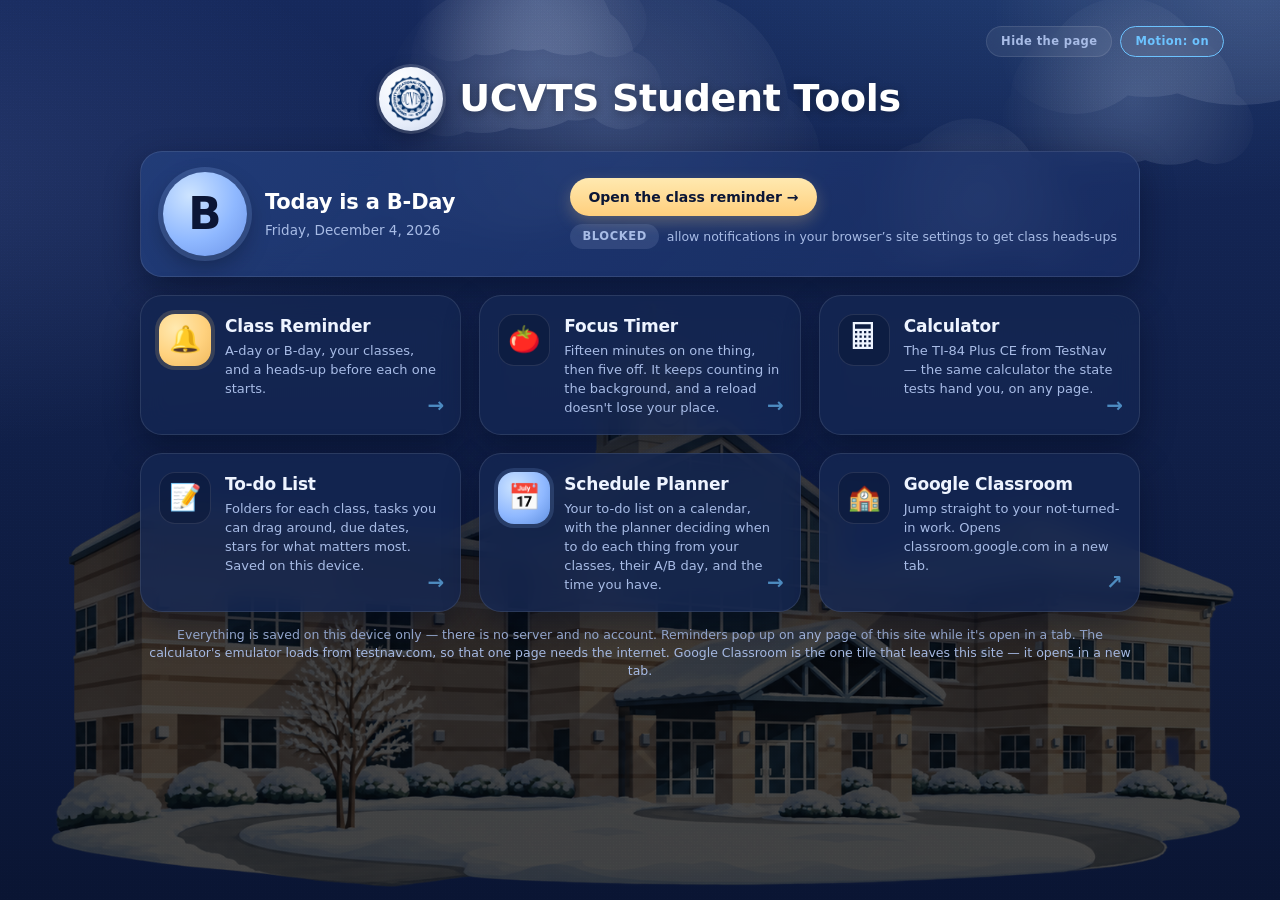
<file: index.html>
<!DOCTYPE html>
<html lang="en">
<head>
  <meta charset="utf-8">
  <meta name="viewport" content="width=device-width, initial-scale=1">
  <title>UCVTS Student Tools</title>
  <meta name="description" content="The everyday tools for UCVTS students: your A-day/B-day reminder, and more on the way.">
  <meta name="theme-color" content="#16295c" id="themeColor">
  <link rel="icon" type="image/png" href="ucvts_logo.png">
  <link rel="stylesheet" href="styles.css">
</head>
<body>

  <!-- The same weather sky, the same school photo — the home page is the
       class reminder page's sibling, not a different site. Reminders keep
       working while you sit here. -->
  <canvas id="skyFar" aria-hidden="true"></canvas>
  <canvas id="skyNear" aria-hidden="true"></canvas>
  <div class="grain" aria-hidden="true"></div>
  <div class="scene-photo" id="scenePhoto" aria-hidden="true"></div>

  <div class="page" id="page">

    <!-- ============ background switch ============ -->
    <div class="top-bar">
      <button class="motion-btn" id="focusBtn" type="button"
              title="Hide the page and show just the school in the weather">Hide the page</button>
      <button class="motion-btn" id="motionBtn" type="button" aria-pressed="true">Motion: on</button>
    </div>

    <!-- ============ header ============ -->
    <header class="hero">
      <a class="hero-home" href="index.html" title="UCVTS Student Tools">
        <span class="hero-logo" aria-hidden="true"><img src="ucvts_logo.png" alt="" decoding="async"></span>
        <h1>UCVTS Student Tools</h1>
      </a>
    </header>

    <!-- Today at a glance — the same verdict the reminder page's day card
         leads with, driven by the same clock, and refreshed only when the
         date changes. -->
    <section class="card day-strip-card" aria-label="Today at a glance">
      <div class="day-row">
        <div class="day-badge" id="dayBadge">…</div>
        <div class="day-copy">
          <div class="day-title" id="dayTitle">Checking the calendar…</div>
          <div class="day-sub" id="daySub">🧐</div>
        </div>
      </div>
      <div class="day-strip-side">
        <a class="day-cta" href="class-reminder.html">Open the class reminder →</a>
        <p class="muted day-reminder-line" id="reminderLine">
          <span class="pill" id="reminderPill">off</span>
          <span id="reminderLineText">class reminders are standing by</span>
        </p>
      </div>
    </section>

    <!-- ============ the tools ============ -->
    <section class="tiles" aria-label="Tools">

      <a class="tile tool-a" href="class-reminder.html">
        <span class="tile-icon" aria-hidden="true">🔔</span>
        <span class="tile-copy">
          <span class="tile-name">Class Reminder</span>
          <span class="tile-blurb">A-day or B-day, your classes, and a heads-up before each one starts.</span>
        </span>
        <span class="tile-go" aria-hidden="true">→</span>
      </a>

      <a class="tile tool-b" href="focus-timer.html">
        <span class="tile-icon" aria-hidden="true">🍅</span>
        <span class="tile-copy">
          <span class="tile-name">Focus Timer</span>
          <span class="tile-blurb">Fifteen minutes on one thing, then five off. It keeps counting in the background, and a reload doesn't lose your place.</span>
        </span>
        <span class="tile-go" aria-hidden="true">→</span>
      </a>

      <a class="tile tool-c" href="calculator.html">
        <span class="tile-icon" aria-hidden="true"><span class="tile-glyph">🖩</span></span>
        <span class="tile-copy">
          <span class="tile-name">Calculator</span>
          <span class="tile-blurb">The TI-84 Plus CE from TestNav — the same calculator the state tests hand you, on any page.</span>
        </span>
        <span class="tile-go" aria-hidden="true">→</span>
      </a>

      <a class="tile tool-d" href="todo.html">
        <span class="tile-icon" aria-hidden="true">📝</span>
        <span class="tile-copy">
          <span class="tile-name">To-do List</span>
          <span class="tile-blurb">Folders for each class, tasks you can drag around, due dates, stars for what matters most. Saved on this device.</span>
        </span>
        <span class="tile-go" aria-hidden="true">→</span>
      </a>

      <a class="tile tool-f" href="planner.html">
        <span class="tile-icon" aria-hidden="true">📅</span>
        <span class="tile-copy">
          <span class="tile-name">Schedule Planner</span>
          <span class="tile-blurb">Your to-do list on a calendar, with the planner deciding when to do each thing from your classes, their A/B day, and the time you have.</span>
        </span>
        <span class="tile-go" aria-hidden="true">→</span>
      </a>

      <!-- Straight out to Google Classroom: the "not turned in" view, which
           is the one students actually want. Opens in a new tab so this page
           is still here when they come back. -->
      <a class="tile tool-e" href="https://classroom.google.com/a/not-turned-in/all" target="_blank" rel="noopener noreferrer">
        <span class="tile-icon" aria-hidden="true">🏫</span>
        <span class="tile-copy">
          <span class="tile-name">Google Classroom</span>
          <span class="tile-blurb">Jump straight to your not-turned-in work. Opens classroom.google.com in a new tab.</span>
        </span>
        <span class="tile-go" aria-hidden="true">↗</span>
      </a>

    </section>

    <p class="home-footnote muted">
      Everything is saved on this device only — there is no server and no account.
      Reminders pop up on any page of this site while it's open in a tab. The
      calculator's emulator loads from testnav.com, so that one page needs the
      internet. Google Classroom is the one tile that leaves this site — it
      opens in a new tab.
    </p>

  </div>

  <!-- Reminder pop-ups — the same toasts the class reminder page shows. -->
  <div class="toasts" id="toasts" aria-live="assertive"></div>

  <!-- shown briefly when the page fades away, so it's clear how to get it back -->
  <p class="scene-hint" id="sceneHint" aria-hidden="true">click anywhere to bring it back</p>

  <script src="calendar.js"></script>
  <script src="day.js"></script>
  <script src="clock.js"></script>
  <script src="sky.js"></script>
  <script src="scene.js"></script>
  <script src="reminders.js"></script>
  <script src="home.js"></script>
</body>
</html>
</file>
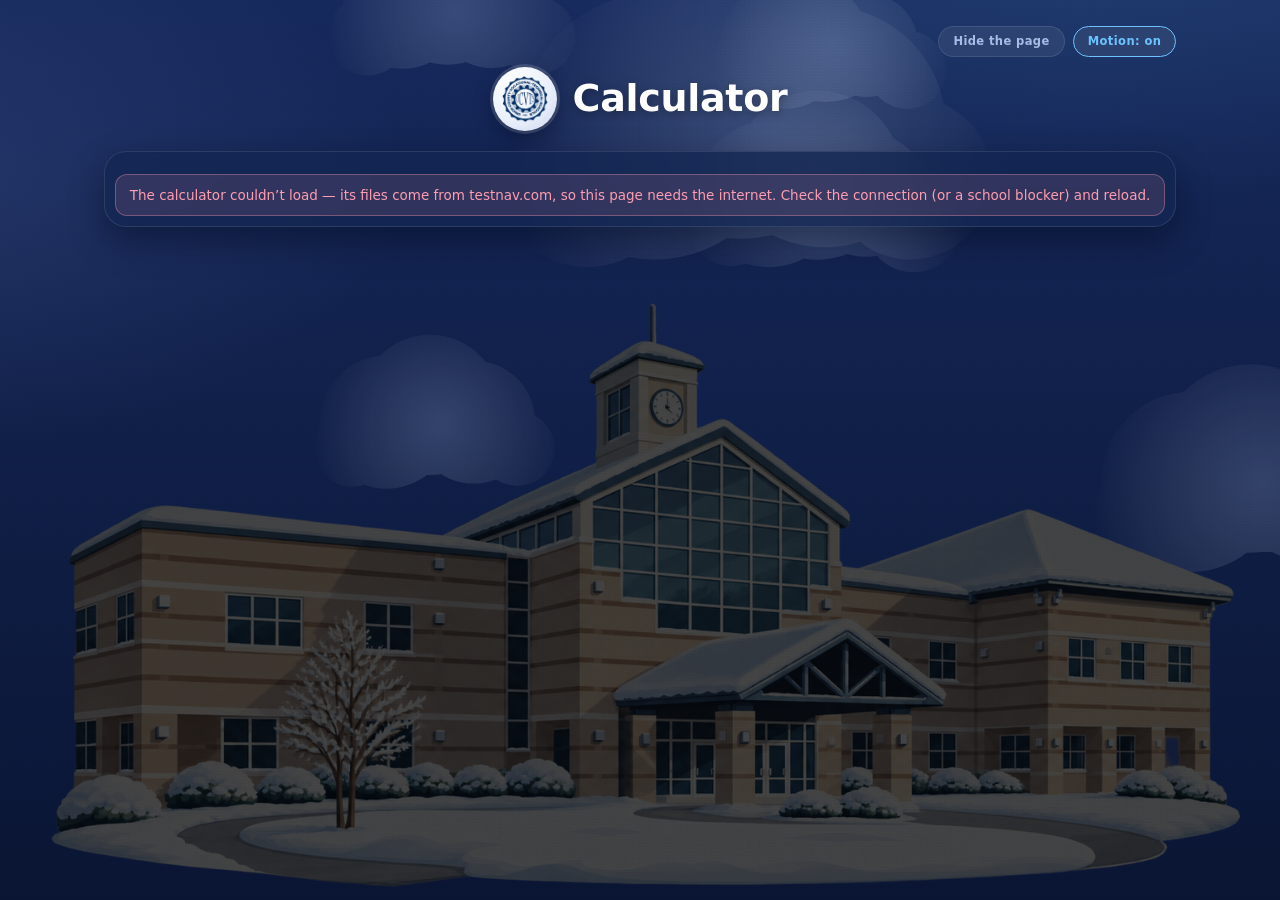
<file: calculator.html>
<!DOCTYPE html>
<html lang="en">
<head>
  <meta charset="utf-8">
  <meta name="viewport" content="width=device-width, initial-scale=1">
  <title>Calculator · UCVTS Student Tools</title>
  <meta name="description" content="A TI-84 Plus CE — the same emulator TestNav serves for the state tests — on a UCVTS Student Tools page.">
  <meta name="theme-color" content="#16295c" id="themeColor">
  <link rel="icon" type="image/png" href="ucvts_logo.png">
  <link rel="stylesheet" href="styles.css">

  <!-- The emulator's own stylesheet, from the same place the emulator comes
       from. It sets body { padding: 0 !important; display: flex !important };
       styles.css says this site's body shape again with the class on <body>
       so the site keeps its shape around it. -->
  <link rel="stylesheet" href="https://mn.testnav.com/client/public/stylesheets/tn.css">
  <style>
    /* The calculator draws into this box; its chrome is its own. */
    #calculatorDiv { outline: none !important; margin: 0 auto; }
  </style>
</head>
<body class="ti84">

  <!-- The same weather sky and school photo as everywhere else on the site;
       reminders keep firing while you sit here, too. -->
  <canvas id="skyFar" aria-hidden="true"></canvas>
  <canvas id="skyNear" aria-hidden="true"></canvas>
  <div class="grain" aria-hidden="true"></div>
  <div class="scene-photo" id="scenePhoto" aria-hidden="true"></div>

  <div class="page" id="page">

    <!-- ============ background switch ============ -->
    <div class="top-bar">
      <button class="motion-btn" id="focusBtn" type="button"
              title="Hide the page and show just the school in the weather">Hide the page</button>
      <button class="motion-btn" id="motionBtn" type="button" aria-pressed="true">Motion: on</button>
    </div>

    <!-- ============ header ============ -->
    <header class="hero">
      <a class="hero-home" href="index.html" title="Back to UCVTS Student Tools">
        <span class="hero-logo" aria-hidden="true"><img src="ucvts_logo.png" alt="" decoding="async"></span>
        <h1>Calculator</h1>
      </a>
    </header>

    <!-- The emulator mounts itself into #calculatorDiv and sizes the box
         itself; calculator-page.js boots it and speaks if it can't. The
         card hugs the calculator exactly — no padding, no lead-in prose. -->
    <section class="card calc-card" aria-label="TI-84 Plus CE calculator">
      <div id="calculatorDiv"></div>
      <p class="calc-error" id="calcError" hidden></p>
    </section>

  </div>

  <!-- Reminder pop-ups — the engine fires on every page of the site. -->
  <div class="toasts" id="toasts" aria-live="assertive"></div>

  <!-- shown briefly when the page fades away, so it's clear how to get it back -->
  <p class="scene-hint" id="sceneHint" aria-hidden="true">click anywhere to bring it back</p>

  <script src="calendar.js"></script>
  <script src="day.js"></script>
  <script src="clock.js"></script>
  <script src="sky.js"></script>
  <script src="scene.js"></script>
  <script src="reminders.js"></script>

  <!-- The emulator, then the two data files it reads through the XHR proxy
       in calculator-page.js. The data tags stay empty: pointing them at
       data-url keeps us from shipping a 1.8 MB ROM in this repo, and lets a
       future build inline them instead without changing a line of code. -->
  <script src="https://mn.testnav.com/client/texasinstruments/js/ELG-min.js"></script>
  <script id="h84statej" type="application/json" data-url="https://mn.testnav.com/client/texasinstruments/bin/No_AppsCE.h84statej"></script>
  <script id="ti84faceplate" type="application/json" data-url="https://mn.testnav.com/client/texasinstruments/images/TI84CE_touch.svg"></script>
  <script src="calculator-page.js"></script>
</body>
</html>
</file>
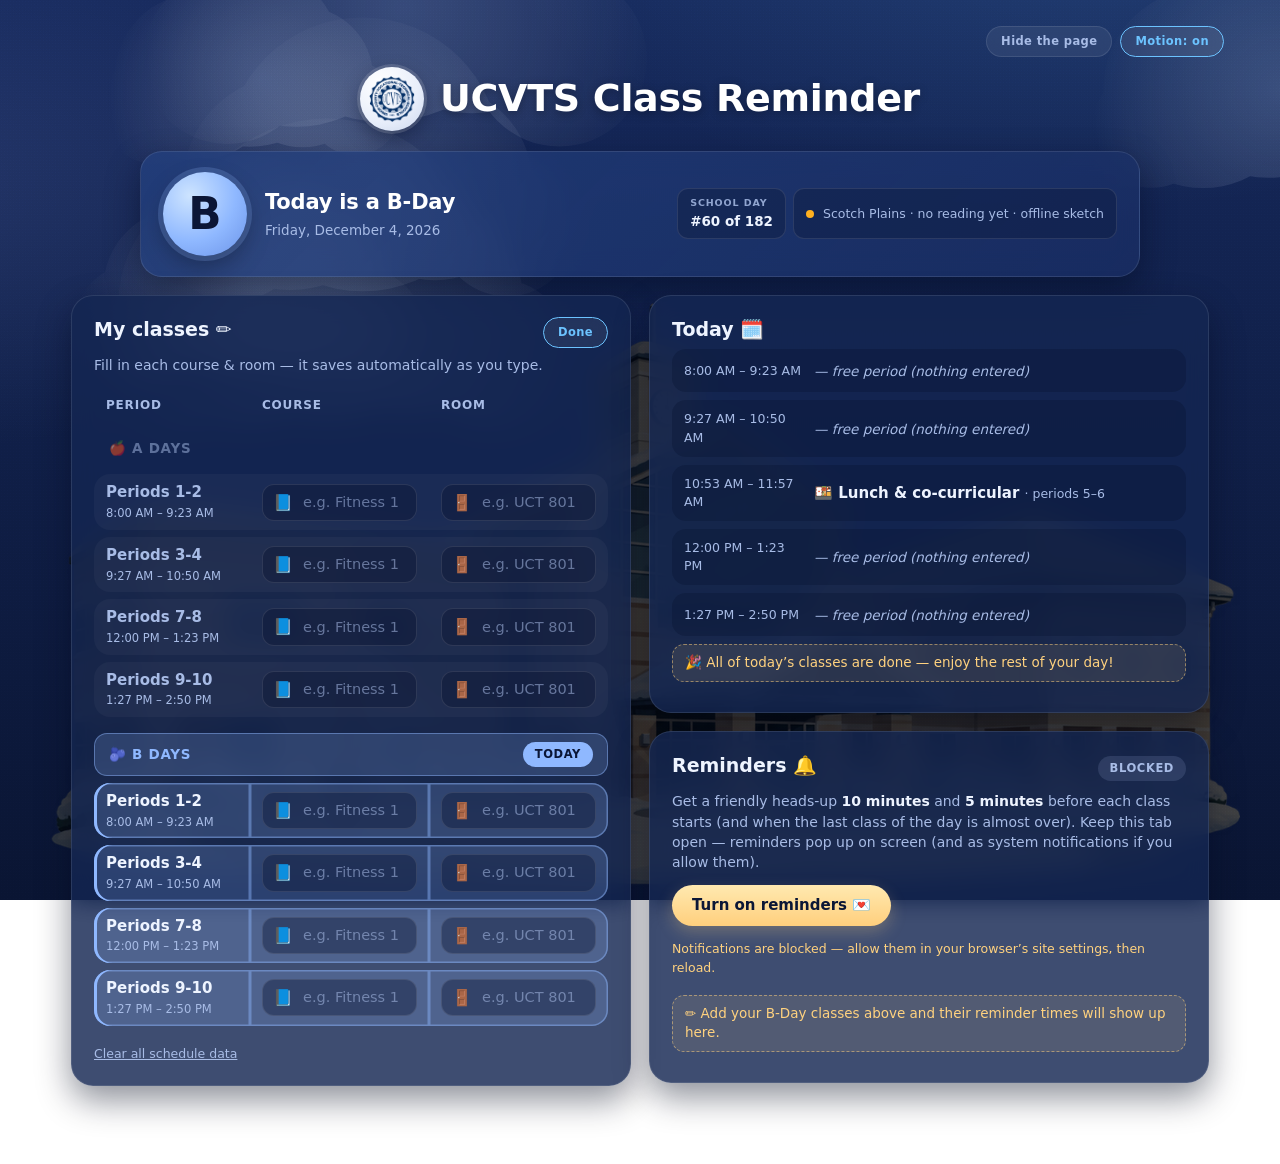
<file: class-reminder.html>
<!DOCTYPE html>
<html lang="en">
<head>
  <meta charset="utf-8">
  <meta name="viewport" content="width=device-width, initial-scale=1">
  <title>Class Reminder · UCVTS Student Tools</title>
  <meta name="description" content="A cute A-day / B-day class reminder for UCVTS students.">
  <meta name="theme-color" content="#16295c" id="themeColor">
  <link rel="icon" type="image/png" href="ucvts_logo.png">
  <link rel="stylesheet" href="styles.css">
</head>
<body>

  <!-- weather sky, painted by sky.js in two passes: the far one sits behind
       the school (clouds, sun, stars, lightning), the near one in front of it
       (rain, snow, fog, the flash) -->
  <canvas id="skyFar" aria-hidden="true"></canvas>
  <canvas id="skyNear" aria-hidden="true"></canvas>
  <div class="grain" aria-hidden="true"></div>

  <!-- the school, cut out so the weather shows through around it. The dim the
       page casts over it is a filter on this element, not a layer over the
       scene — see the scene stack notes in styles.css. -->
  <div class="scene-photo" id="scenePhoto" aria-hidden="true"></div>

  <div class="page" id="page">

    <!-- simulated-time banner — appears only while the beta tester clock is active -->
    <div class="sim-banner" id="simBanner" hidden>
      <span id="simBannerText">🧪 Testing simulated time</span>
      <button class="banner-x" id="simExitBtn" type="button">Exit test mode ✕</button>
    </div>

    <!-- ============ background switch ============ -->
    <div class="top-bar">
      <button class="motion-btn" id="focusBtn" type="button"
              title="Hide the page and show just the school in the weather">Hide the page</button>
      <button class="motion-btn" id="motionBtn" type="button" aria-pressed="true">Motion: on</button>
    </div>

    <!-- ============ header ============ -->
    <!-- The crest and the title are the way home; every page of the site
         gets the same one. -->
    <header class="hero">
      <a class="hero-home" href="index.html" title="Back to UCVTS Student Tools">
        <span class="hero-logo" aria-hidden="true"><img src="ucvts_logo.png" alt="" decoding="async"></span>
        <h1>UCVTS Class Reminder</h1>
      </a>
    </header>

    <!-- ============ today's status ============ -->
    <section class="card day-card" aria-live="polite">
      <div class="day-row">
        <div class="day-badge" id="dayBadge">…</div>
        <div class="day-copy">
          <div class="day-title" id="dayTitle">Checking the calendar…</div>
          <div class="day-sub" id="daySub">🧐</div>
        </div>
      </div>

      <!-- facts and weather on one row; they stack on their own when the
           card runs out of width -->
      <div class="day-meta">
        <dl class="day-facts" id="dayFacts"></dl>
        <p class="sky-line" id="skyLine">
          <span class="sky-dot" aria-hidden="true"></span>
          <span class="sky-emoji" id="skyLineEmoji" aria-hidden="true"></span>
          <span id="skyLineText">reading the sky…</span>
        </p>
      </div>
    </section>

    <!-- ============ two-column layout: schedule | classes + reminders ============ -->
    <div class="columns">

      <!-- left column: schedule table -->
      <div class="col col-left">
        <section class="card schedule-card">
          <div class="card-head">
            <h2>My classes ✏️</h2>
            <div class="head-tools">
              <span class="save-hint" id="saveHint">saved 💾</span>
              <button class="ghost-btn" id="editBtn" type="button" aria-pressed="false">Edit</button>
            </div>
          </div>
          <p class="muted" id="schedLead">Saved on this device. Press Edit to change anything.</p>
          <div class="table-wrap">
            <table class="sched" id="schedTable">
              <thead>
                <tr>
                  <th class="col-periods">Period</th>
                  <th>Course</th>
                  <th>Room</th>
                </tr>
              </thead>
              <tbody id="schedBody"></tbody>
            </table>
          </div>
          <button id="resetBtn" class="link-btn" type="button">Clear all schedule data</button>
        </section>
      </div>

      <!-- right column: today's classes + reminders -->
      <div class="col col-right">
        <section class="card classes-card" id="classesCard">
          <h2>Today 🗓️</h2>
          <div id="classList"></div>
        </section>

        <section class="card remind-card" id="remindCard">
          <div class="card-head">
            <h2>Reminders 🔔</h2>
            <span class="pill" id="reminderPill">off</span>
          </div>
          <p class="muted remind-lead">
            Get a friendly heads‑up <b>10 minutes</b> and <b>5 minutes</b> before each
            class starts (and when the last class of the day is almost over). Keep this tab open —
            reminders pop up on screen (and as system notifications if you allow them).
          </p>
          <!-- shown instead of the lead + button once notifications are granted,
               which is the only state where there is nothing left to operate -->
          <p class="muted remind-compact">
            Heads‑up <b>10</b> and <b>5 minutes</b> before each class. Keep this tab open —
            you’ll also get system notifications.
          </p>
          <div class="reminder-controls">
            <button id="enableBtn" class="btn" type="button">Turn on reminders 💌</button>
            <span class="tip" id="notifTip"></span>
          </div>
          <div id="todayReminders"></div>
        </section>

        <!-- modules that are content to be narrow: they stack here, under the
             reminders, beside the schedule — which is the main feature and
             never moves for them. Built by modules.js. -->
        <div class="modules modules-column" id="modulesCol" hidden></div>
      </div>

    </div>

    <!-- Modules that need the whole width. A module says which host it wants;
         both hosts take themselves out of the layout when nothing is in them.
         Nothing uses this host right now — the shelf keeps it, ready. -->
    <section class="modules" id="modules" aria-label="Modules" hidden></section>

  </div>

  <!-- beta tester: simulated time — open it by typing betatesternico anywhere -->
  <aside class="sim-panel" id="simPanel" hidden aria-label="Simulated time tester">
    <div class="sim-head">
      <strong>🧪 Beta Tester</strong>
      <button class="t-x" id="simPanelClose" type="button" aria-label="Close panel">✕</button>
    </div>
    <p class="sim-lead">Simulate a moment so you can test reminders and the A/B calendar. Your device clock is never touched.</p>
    <div class="sim-cur" id="simCur"></div>

    <div class="sim-section">Presets</div>
    <div class="sim-chips">
      <button class="chip-btn" type="button" data-preset="first10">A-Day · 1st class starts in 10m (7:50)</button>
      <button class="chip-btn" type="button" data-preset="first5">A-Day · 1st class starts in 5m (7:55)</button>
      <button class="chip-btn" type="button" data-preset="next10">A-Day · next class (3–4) in 10m (9:17)</button>
      <button class="chip-btn" type="button" data-preset="lunch10">A-Day · lunch in 10m (10:43)</button>
      <button class="chip-btn" type="button" data-preset="last10">A-Day · last class ends in 10m (2:40)</button>
      <button class="chip-btn" type="button" data-preset="last5">A-Day · last class ends in 5m (2:45)</button>
      <button class="chip-btn" type="button" data-preset="closed">No-school day · noon</button>
      <button class="chip-btn" type="button" data-preset="early">Half day · 11:00 AM</button>
    </div>

    <div class="sim-section">Jump to any date &amp; time</div>
    <div class="sim-jump">
      <input type="date" id="simDate" aria-label="Date">
      <input type="time" id="simTime" aria-label="Time">
      <button class="btn small" id="simGoBtn" type="button">Go ⏱️</button>
    </div>

    <div class="sim-section">Nudge</div>
    <div class="sim-chips">
      <button class="chip-btn" type="button" data-step="1">+1m</button>
      <button class="chip-btn" type="button" data-step="5">+5m</button>
      <button class="chip-btn" type="button" data-step="60">+1h</button>
      <button class="chip-btn" type="button" data-step="1440">+1d</button>
    </div>

    <div class="sim-section">Background sky</div>
    <div class="sim-chips" id="skyPresets"></div>
    <p class="sim-hint" id="skyNote">Following live weather.</p>

    <div class="sim-section">Time of day</div>
    <div class="sim-chips" id="partPresets"></div>

    <div class="sim-section">School photo</div>
    <div class="sim-chips" id="scenePresets"></div>
    <p class="sim-hint" id="sceneNote">Following the season.</p>

    <p class="sim-hint" id="simHint"></p>
    <p class="sim-dev"><a href="dev.html">Open the developer page &rarr;</a> — every sky, season and hour at once</p>
    <div class="sim-foot">
      <button class="link-btn" id="simResetBtn" type="button">Return to the real clock</button>
      <button class="link-btn" id="simRefireBtn" type="button">Allow reminders to fire again</button>
    </div>
  </aside>

  <!-- reminder pop-ups (fallback when system notifications aren't available) -->
  <div class="toasts" id="toasts" aria-live="assertive"></div>

  <!-- shown briefly when the page fades away, so it's clear how to get it back -->
  <p class="scene-hint" id="sceneHint" aria-hidden="true">click anywhere to bring it back</p>

  <script src="calendar.js"></script>
  <script src="day.js"></script>
  <script src="clock.js"></script>
  <script src="sky.js"></script>
  <script src="scene.js"></script>
  <script src="reminders.js"></script>
  <script src="app.js"></script>

  <!-- The module shelf. The focus timer lives on its own page
       (focus-timer.html); this page loads the shelf but registers no module,
       so the column host below stays empty. A future module drops in as one
       file and one <script> tag. -->
  <script src="modules.js"></script>
</body>
</html>
</file>
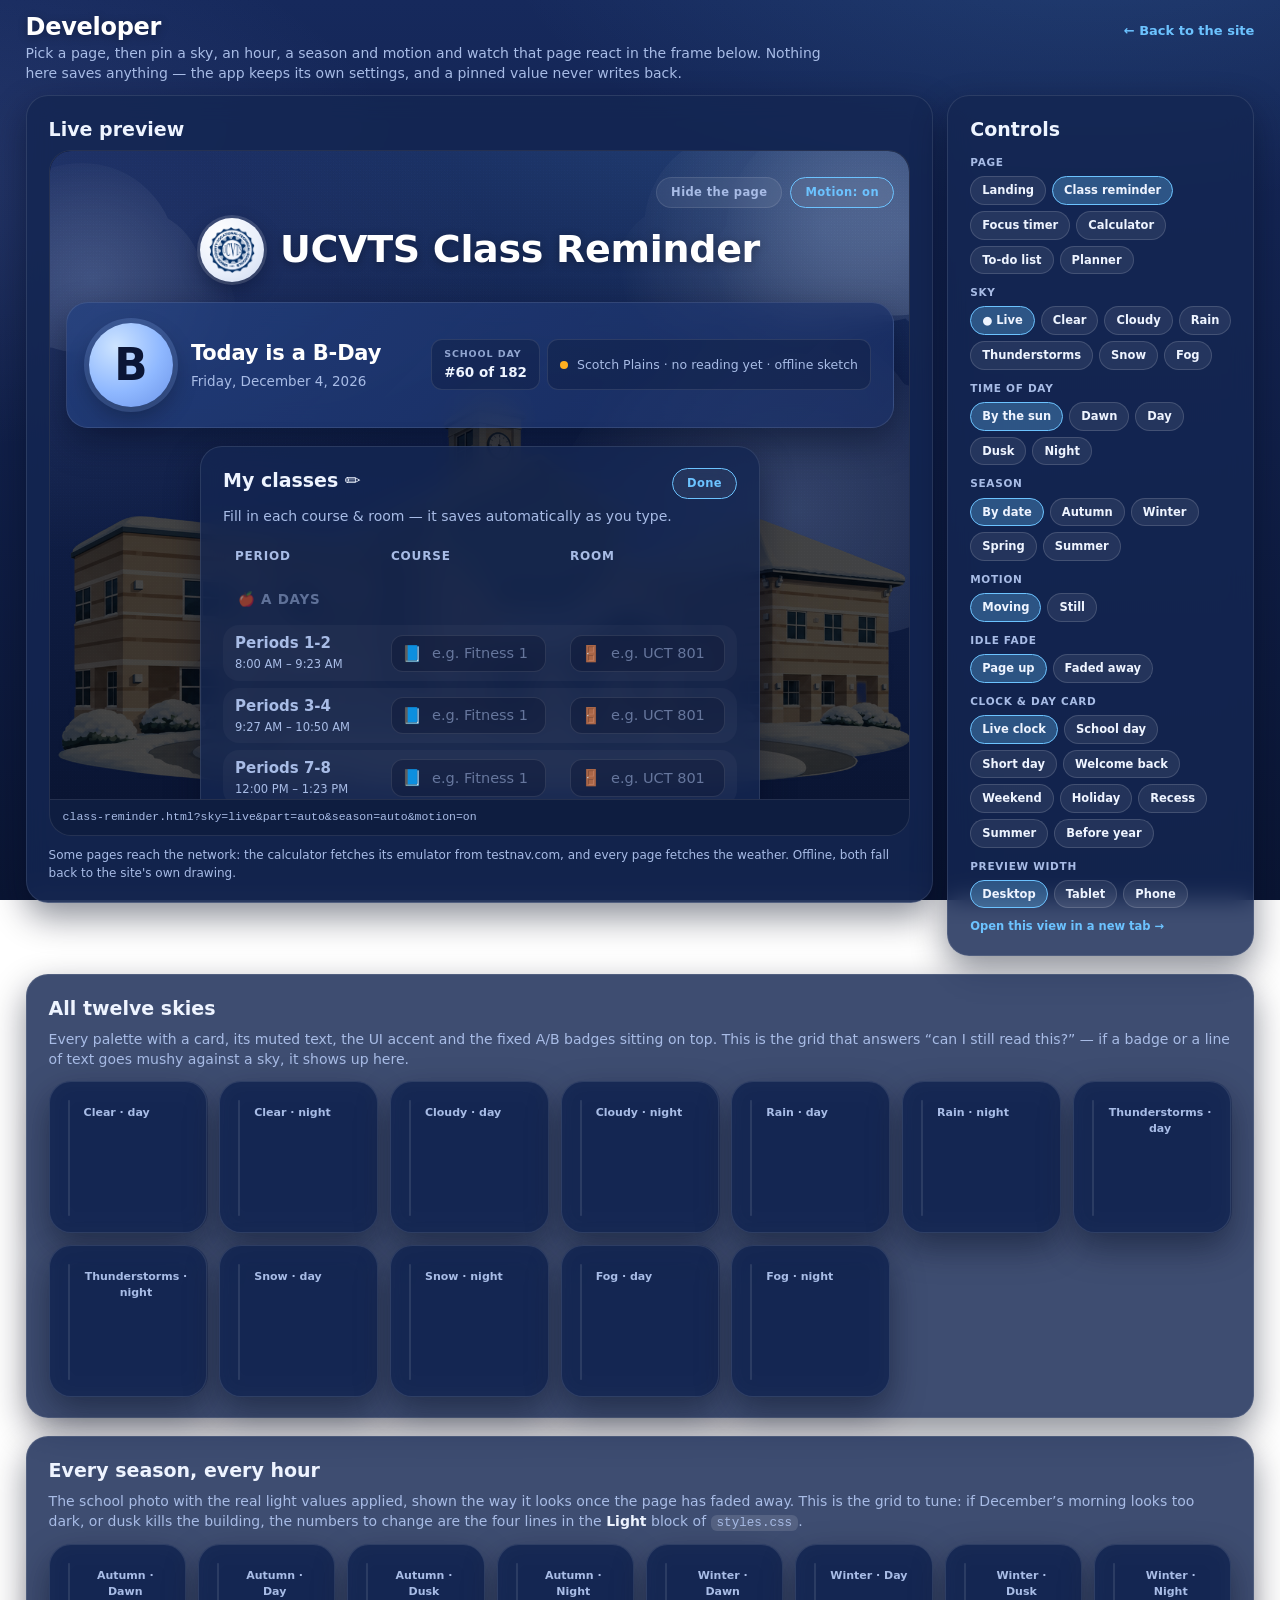
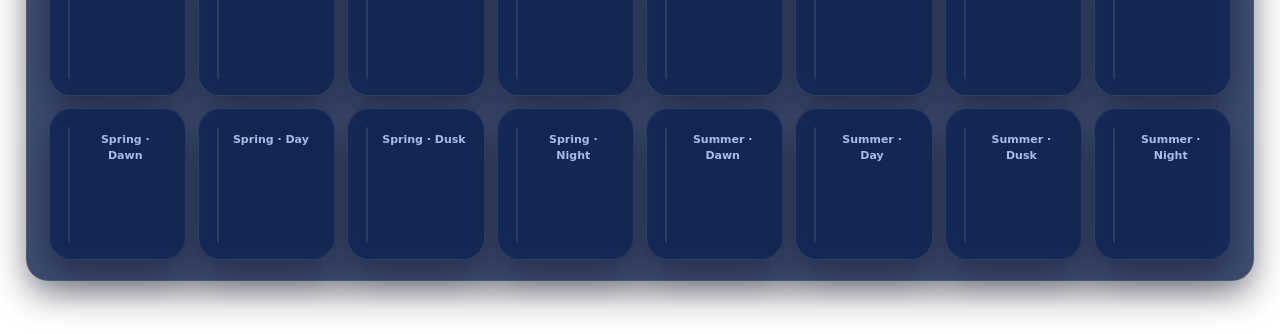
<file: dev.html>
<!DOCTYPE html>
<html lang="en" data-sky="cloud" data-day="night">
<head>
  <meta charset="utf-8">
  <meta name="viewport" content="width=device-width, initial-scale=1">
  <meta name="robots" content="noindex">
  <title>Developer — UCVTS Student Tools</title>
  <link rel="icon" type="image/png" href="ucvts_logo.png">
  <!-- The app's own stylesheet, so every swatch below is the real thing. -->
  <link rel="stylesheet" href="styles.css">
  <style>
    /* Only layout lives here. Colours, buttons, cards and the palettes all
       come from styles.css — if this page ever disagrees with the app, the
       app is right and this is a bug. */

    .dev { width: 100%; max-width: 1600px; margin: 0 auto; padding: 14px clamp(12px, 2vw, 26px) 36px; box-sizing: border-box; }

    .dev-head { display: flex; align-items: baseline; gap: 16px; flex-wrap: wrap; margin: 0 0 2px; }
    .dev-head h1 { margin: 0; font-size: 24px; }
    .dev-back { margin-left: auto; font-size: 13px; font-weight: 700; color: var(--accent); text-decoration: none; }
    .dev-back:hover { text-decoration: underline; }
    .dev-lede { max-width: 92ch; margin: 0 0 12px; }

    /* The controls column scales with the window width, and the two collapse
       to one column before they get tight. */
    .dev-split { display: grid; grid-template-columns: minmax(0, 1fr) minmax(290px, 24vw); gap: 14px; align-items: start; }
    @media (max-width: 1040px) { .dev-split { grid-template-columns: 1fr; } }

    .dev-preview { margin: 0; min-width: 0; }

    .dev-frame-box {
      display: grid;
      place-items: start center;
      /* Fit the viewport: the header, lede and URL line take the rest. */
      height: clamp(320px, calc(100vh - 250px), 880px);
      overflow: hidden;
      border: 1px solid var(--card-border);
      border-radius: var(--radius) var(--radius) 0 0;
      background: rgba(6, 12, 30, 0.4);
    }
    .dev-frame-box iframe {
      width: 100%;
      height: 100%;
      border: 0;
      background: #0a1533;
      transition: width 0.2s ease;
    }
    .dev-url {
      font-family: ui-monospace, SFMono-Regular, Menlo, Consolas, monospace;
      font-size: 11.5px;
      color: var(--muted);
      padding: 9px 13px;
      border: 1px solid var(--card-border);
      border-top: 0;
      border-radius: 0 0 var(--radius) var(--radius);
      background: rgba(6, 12, 30, 0.25);
      overflow-wrap: anywhere;
    }
    .dev-note { margin: 10px 0 0; font-size: 12px; color: var(--muted); line-height: 1.5; }

    /* The controls stay in view while you compare grids further down, and
       never run past the viewport — they scroll inside their own card. */
    .dev-controls { position: sticky; top: 12px; max-height: calc(100vh - 24px); overflow-y: auto; }
    @media (max-width: 1040px) { .dev-controls { position: static; max-height: none; overflow: visible; } }

    .dev-grid { display: grid; gap: 12px; margin-top: 4px; }
    .dev-grid.weather { grid-template-columns: repeat(auto-fill, minmax(158px, 1fr)); }
    .dev-grid.light { grid-template-columns: repeat(auto-fill, minmax(126px, 1fr)); }

    .tile { margin: 0; }

    /* These carry data-sky / data-day / data-part, so every colour inside
       them is resolved by the real palette rules in styles.css. */
    .tile-stage {
      position: relative;
      height: 116px;
      overflow: hidden;
      border: 1px solid var(--card-border);
      border-radius: 12px;
      background: linear-gradient(180deg, var(--bg-top), var(--bg-bottom));
    }

    /* Mirrors .scene-photo in styles.css, including the dim the page casts
       while it is up, which is part of the photo's filter and not a layer over
       it. There is no scrim element to keep in step any more. */
    .tile-photo {
      position: absolute;
      inset: 0;
      background-position: center;
      background-repeat: no-repeat;
      background-size: contain;
      filter: brightness(calc(var(--photo-brightness) * (1 - 0.55 * var(--scene-dim))))
              saturate(var(--photo-sat)) sepia(var(--photo-warm));
    }

    .tile-card {
      position: absolute;
      left: 7px;
      right: 7px;
      bottom: 7px;
      padding: 6px 8px;
      border: 1px solid var(--card-border);
      border-radius: 9px;
      background: var(--card);
    }

    .tile-title { display: block; font-size: 9.5px; font-weight: 800; color: var(--text); }
    .tile-sub { display: block; font-size: 8.5px; color: var(--muted); }
    .tile-meta { display: flex; align-items: center; gap: 5px; margin-top: 4px; }
    .tile-accent { display: inline-block; width: 18px; height: 4px; border-radius: 2px; background: var(--accent); }

    /* The fixed A/B identity colours, read straight from :root. These used to
       be a hardcoded copy, which would have silently drifted from the app. */
    .tile-ab {
      display: inline-grid;
      place-items: center;
      width: 12px;
      height: 12px;
      border-radius: 50%;
      font-size: 7px;
      font-weight: 800;
      font-style: normal;
    }
    .ab-a { background: linear-gradient(180deg, var(--day-a-lit), var(--day-a)); color: #47081b; }
    .ab-b { background: linear-gradient(180deg, var(--day-b-lit), var(--day-b)); color: #0b2350; }

    .tile figcaption { margin-top: 5px; font-size: 11px; font-weight: 700; color: var(--muted); text-align: center; }
  </style>
</head>
<body>

  <div class="dev">

    <header class="dev-head">
      <h1>Developer</h1>
      <a class="dev-back" href="index.html">&larr; Back to the site</a>
    </header>
    <p class="muted dev-lede">
      Pick a page, then pin a sky, an hour, a season and motion and watch that page react
      in the frame below. Nothing here saves anything &mdash; the app keeps its own
      settings, and a pinned value never writes back.
    </p>

    <div class="dev-split">

      <section class="card dev-preview">
        <h2>Live preview</h2>
        <div class="dev-frame-box">
          <iframe id="frame" title="Live preview of a page of the site"></iframe>
        </div>
        <div class="dev-url" id="urlOut"></div>
        <p class="dev-note">
          Some pages reach the network: the calculator fetches its emulator from
          testnav.com, and every page fetches the weather. Offline, both fall back to
          the site's own drawing.
        </p>
      </section>

      <section class="card dev-controls">
        <h2>Controls</h2>

        <div class="sim-section">Page</div>
        <div class="sim-chips" id="pageBtns"></div>

        <div class="sim-section">Sky</div>
        <div class="sim-chips" id="skyBtns"></div>

        <div class="sim-section">Time of day</div>
        <div class="sim-chips" id="partBtns"></div>

        <div class="sim-section">Season</div>
        <div class="sim-chips" id="seasonBtns"></div>

        <div class="sim-section">Motion</div>
        <div class="sim-chips" id="motionBtns"></div>

        <div class="sim-section">Idle fade</div>
        <div class="sim-chips" id="focusBtns"></div>

        <div class="sim-section">Clock &amp; day card</div>
        <div class="sim-chips" id="dayBtns"></div>

        <div class="sim-section">Preview width</div>
        <div class="sim-chips" id="widthBtns"></div>

        <p class="sim-dev">
          <a id="openTab" href="index.html" target="_blank" rel="noopener">Open this view in a new tab &rarr;</a>
        </p>
      </section>

    </div>

    <section class="card">
      <h2>All twelve skies</h2>
      <p class="muted">
        Every palette with a card, its muted text, the UI accent and the fixed A/B badges sitting on
        top. This is the grid that answers &ldquo;can I still read this?&rdquo; &mdash; if a badge or a
        line of text goes mushy against a sky, it shows up here.
      </p>
      <div class="dev-grid weather" id="weatherGrid"></div>
    </section>

    <section class="card">
      <h2>Every season, every hour</h2>
      <p class="muted">
        The school photo with the real light values applied, shown the way it looks once the page has
        faded away. This is the grid to tune: if December&rsquo;s morning looks too dark, or
        dusk kills the building, the numbers to change are the four lines in the
        <b>Light</b> block of <code>styles.css</code>.
      </p>
      <div class="dev-grid light" id="lightGrid"></div>
    </section>

  </div>

  <script>
  (function () {
    'use strict';

    /* The pages of the site, in the order the landing page lists them. Every
       one of them loads the shared stack (clock, sky, scene, reminders), so
       every pinned value below means the same thing on each. */
    var PAGES = [
      { v: 'index.html', label: 'Landing' },
      { v: 'class-reminder.html', label: 'Class reminder' },
      { v: 'focus-timer.html', label: 'Focus timer' },
      { v: 'calculator.html', label: 'Calculator' },
      { v: 'todo.html', label: 'To-do list' },
      { v: 'planner.html', label: 'Planner' }
    ];

    var SKIES = ['clear', 'cloud', 'rain', 'storm', 'snow', 'fog'];
    var SKY_NAME = { clear: 'Clear', cloud: 'Cloudy', rain: 'Rain', storm: 'Thunderstorms', snow: 'Snow', fog: 'Fog' };
    var PARTS = ['dawn', 'day', 'dusk', 'night'];
    var PART_NAME = { dawn: 'Dawn', day: 'Day', dusk: 'Dusk', night: 'Night' };
    var SEASONS = ['autumn', 'winter', 'spring', 'summer'];
    var SEASON_NAME = { autumn: 'Autumn', winter: 'Winter', spring: 'Spring', summer: 'Summer' };

    var frame = document.getElementById('frame');
    var urlOut = document.getElementById('urlOut');
    var openTab = document.getElementById('openTab');

    var state = {
      page: 'class-reminder.html',
      sky: 'live', part: 'auto', season: 'auto',
      motion: 'on', focus: 'page', width: 'desktop',
      now: null
    };

    /* Dates that land on each shape the day card can take. All of these are
       asserted by verify-calendar.js, so they stay honest if the calendar
       is ever edited. */
    var WHEN = [
      { v: null, label: 'Live clock' },
      { v: '2026-09-08T12:00', label: 'School day' },
      { v: '2026-11-25T12:00', label: 'Short day' },
      { v: '2026-09-03T12:00', label: 'Welcome back' },
      { v: '2026-09-05T12:00', label: 'Weekend' },
      { v: '2026-11-26T12:00', label: 'Holiday' },
      { v: '2026-12-28T12:00', label: 'Recess' },
      { v: '2027-07-15T12:00', label: 'Summer' },
      { v: '2026-08-20T12:00', label: 'Before year' }
    ];

    function el(tag, cls, html) {
      var n = document.createElement(tag);
      if (cls) n.className = cls;
      if (html != null) n.innerHTML = html;
      return n;
    }

    /* ---------------- the preview ---------------- */

    function queryString() {
      var p = new URLSearchParams();
      p.set('sky', state.sky);
      p.set('part', state.part);
      p.set('season', state.season);
      p.set('motion', state.motion);
      if (state.focus === 'away') p.set('focus', 'away');
      if (state.now) p.set('now', state.now);
      return p.toString();
    }

    var WIDTHS = { desktop: '', tablet: '834px', phone: '390px' };

    function updatePreview() {
      var src = state.page + '?' + queryString();
      if (frame.getAttribute('src') !== src) frame.setAttribute('src', src);
      frame.style.width = WIDTHS[state.width] || '100%';
      urlOut.textContent = src;
      openTab.setAttribute('href', src);
    }

    /* ---------------- the control rows ---------------- */

    /* Each row is built from one definition, so adding a sky, a season or a
       page in the app means adding it here and nowhere else. */
    var ROWS = [
      { host: 'pageBtns', options: PAGES, key: 'page' },
      {
        host: 'skyBtns',
        options: [{ v: 'live', label: '\u25CF Live' }].concat(SKIES.map(function (s) { return { v: s, label: SKY_NAME[s] }; })),
        key: 'sky'
      },
      {
        host: 'partBtns',
        options: [{ v: 'auto', label: 'By the sun' }].concat(PARTS.map(function (s) { return { v: s, label: PART_NAME[s] }; })),
        key: 'part'
      },
      {
        host: 'seasonBtns',
        options: [{ v: 'auto', label: 'By date' }].concat(SEASONS.map(function (s) { return { v: s, label: SEASON_NAME[s] }; })),
        key: 'season'
      },
      {
        host: 'motionBtns',
        options: [{ v: 'on', label: 'Moving' }, { v: 'off', label: 'Still' }],
        key: 'motion'
      },
      {
        host: 'focusBtns',
        options: [{ v: 'page', label: 'Page up' }, { v: 'away', label: 'Faded away' }],
        key: 'focus'
      },
      { host: 'dayBtns', options: WHEN, key: 'now' },
      {
        host: 'widthBtns',
        options: [{ v: 'desktop', label: 'Desktop' }, { v: 'tablet', label: 'Tablet' }, { v: 'phone', label: 'Phone' }],
        key: 'width'
      }
    ];

    function buildRows() {
      ROWS.forEach(function (row) {
        var host = document.getElementById(row.host);
        if (!host) return;
        host.innerHTML = '';
        row.options.forEach(function (opt) {
          var b = el('button', 'chip-btn', opt.label);
          b.type = 'button';
          b.setAttribute('data-value', opt.v == null ? '' : opt.v);
          b.setAttribute('aria-pressed', String(state[row.key] === opt.v));
          b.addEventListener('click', function () {
            state[row.key] = opt.v;
            buildRows();
            updatePreview();
          });
          host.appendChild(b);
        });
      });
    }

    /* ---------------- the grids ---------------- */

    function weatherTiles() {
      var host = document.getElementById('weatherGrid');
      host.innerHTML = '';
      SKIES.forEach(function (sky) {
        ['day', 'night'].forEach(function (day) {
          var fig = el('figure', 'tile');
          fig.setAttribute('data-sky', sky);
          fig.setAttribute('data-day', day);
          fig.appendChild(el('div', 'tile-stage',
            '<div class="tile-card">' +
              '<span class="tile-title">A-Day \u00B7 3rd period</span>' +
              '<span class="tile-sub">ends in 12 min</span>' +
              '<span class="tile-meta">' +
                '<i class="tile-accent"></i>' +
                '<i class="tile-ab ab-a">A</i>' +
                '<i class="tile-ab ab-b">B</i>' +
              '</span>' +
            '</div>'));
          fig.appendChild(el('figcaption', null, SKY_NAME[sky] + ' \u00B7 ' + day));
          host.appendChild(fig);
        });
      });
    }

    function lightTiles() {
      var host = document.getElementById('lightGrid');
      host.innerHTML = '';
      SEASONS.forEach(function (season) {
        PARTS.forEach(function (part) {
          var fig = el('figure', 'tile');
          fig.setAttribute('data-sky', 'cloud');
          // Dusk and dawn still count as daylight in the app, so the palette
          // only flips to night once the sun is fully down.
          fig.setAttribute('data-day', part === 'night' ? 'night' : 'day');
          fig.setAttribute('data-part', part);
          // The faded-away look, which is where the photo is the star.
          fig.setAttribute('data-focus', 'away');

          var stage = el('div', 'tile-stage');
          var photo = el('div', 'tile-photo');
          photo.style.backgroundImage = 'url("' + season + '.png")';
          stage.appendChild(photo);
          fig.appendChild(stage);
          fig.appendChild(el('figcaption', null, SEASON_NAME[season] + ' \u00B7 ' + PART_NAME[part]));
          host.appendChild(fig);
        });
      });
    }

    /* ---------------- go ---------------- */

    buildRows();
    weatherTiles();
    lightTiles();
    updatePreview();

    /* Handy from the devtools console. */
    globalThis.DEV = {
      state: state,
      set: function (key, value) { state[key] = value; buildRows(); updatePreview(); }
    };
  })();
  </script>

</body>
</html>
</file>
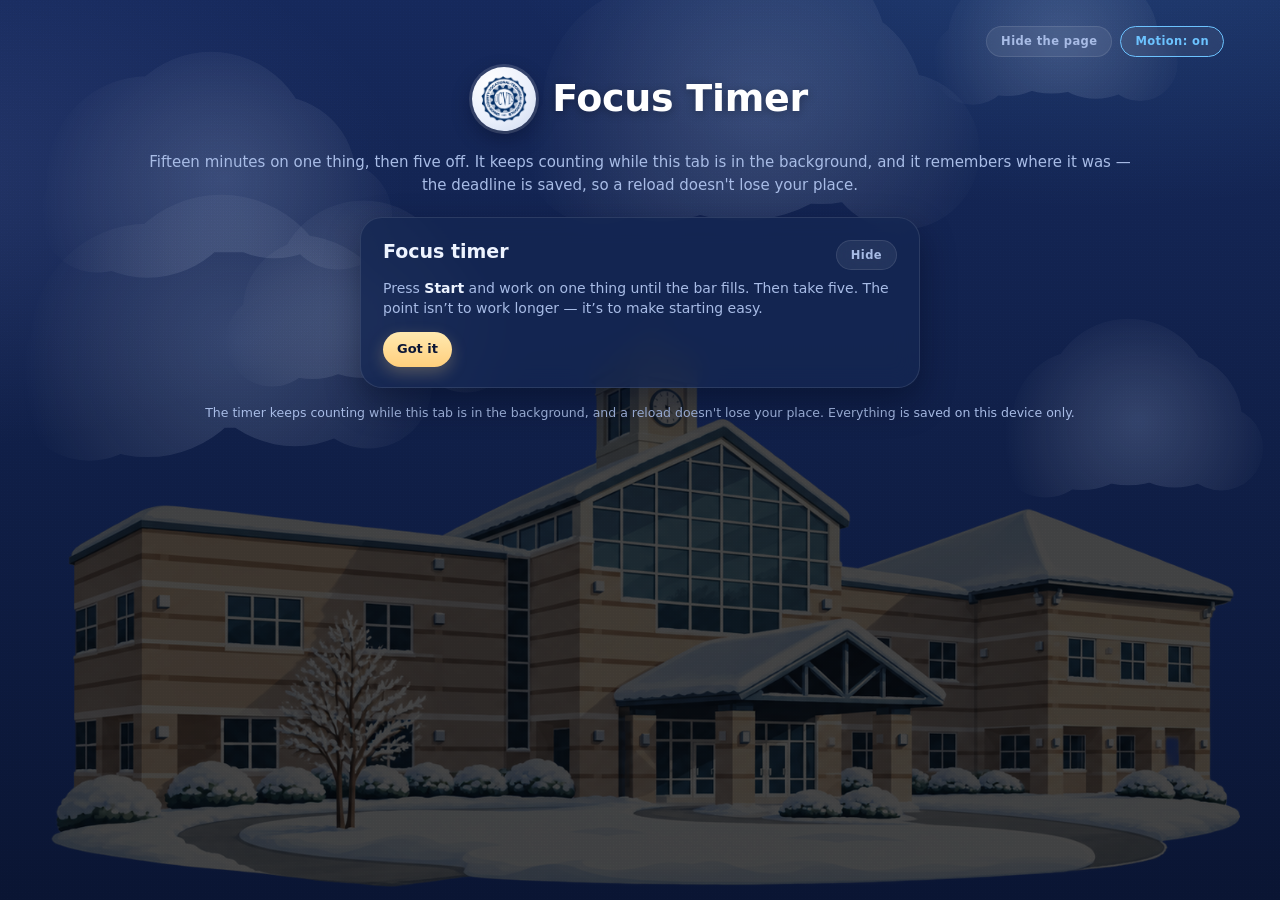
<file: focus-timer.html>
<!DOCTYPE html>
<html lang="en">
<head>
  <meta charset="utf-8">
  <meta name="viewport" content="width=device-width, initial-scale=1">
  <title>Focus Timer · UCVTS Student Tools</title>
  <meta name="description" content="Fifteen minutes on one thing, then five off — the focus timer, on a page of its own.">
  <meta name="theme-color" content="#16295c" id="themeColor">
  <link rel="icon" type="image/png" href="ucvts_logo.png">
  <link rel="stylesheet" href="styles.css">
</head>
<body>

  <!-- The same weather sky and school photo as everywhere else on the site;
       reminders keep firing while you sit here, too. -->
  <canvas id="skyFar" aria-hidden="true"></canvas>
  <canvas id="skyNear" aria-hidden="true"></canvas>
  <div class="grain" aria-hidden="true"></div>
  <div class="scene-photo" id="scenePhoto" aria-hidden="true"></div>

  <div class="page" id="page">

    <!-- ============ background switch ============ -->
    <div class="top-bar">
      <button class="motion-btn" id="focusBtn" type="button"
              title="Hide the page and show just the school in the weather">Hide the page</button>
      <button class="motion-btn" id="motionBtn" type="button" aria-pressed="true">Motion: on</button>
    </div>

    <!-- ============ header ============ -->
    <header class="hero">
      <a class="hero-home" href="index.html" title="Back to UCVTS Student Tools">
        <span class="hero-logo" aria-hidden="true"><img src="ucvts_logo.png" alt="" decoding="async"></span>
        <h1>Focus Timer</h1>
      </a>
    </header>

    <p class="page-lead">
      Fifteen minutes on one thing, then five off. It keeps counting while this
      tab is in the background, and it remembers where it was — the deadline is
      saved, so a reload doesn't lose your place.
    </p>

    <!-- The module shelf, the same one modules.js builds on any page. The
         timer is not rebuilt here: modules.js mounts the very same card from
         the very same settings and data keys, so it is one and the same timer.
         Each host unhides itself when something is in it, and takes itself out
         of the layout when nothing is. -->
    <div class="stage">
      <div class="modules modules-column" id="modulesCol" aria-label="Focus timer" hidden></div>
    </div>
    <section class="modules" id="modules" aria-label="Modules" hidden></section>

    <p class="page-foot muted">
      The timer keeps counting while this tab is in the background, and a reload
      doesn't lose your place. Everything is saved on this device only.
    </p>

  </div>

  <!-- Reminder pop-ups — the engine fires on every page of the site. -->
  <div class="toasts" id="toasts" aria-live="assertive"></div>

  <!-- shown briefly when the page fades away, so it's clear how to get it back -->
  <p class="scene-hint" id="sceneHint" aria-hidden="true">click anywhere to bring it back</p>

  <script src="calendar.js"></script>
  <script src="day.js"></script>
  <script src="clock.js"></script>
  <script src="sky.js"></script>
  <script src="scene.js"></script>
  <script src="reminders.js"></script>

  <!-- The module shelf first, then one file per module — the same two tags
       the class reminder page ends with. No page glue of its own: the
       markup above is the page, and the module mounts itself. -->
  <script src="modules.js"></script>
  <script src="module-pomodoro.js"></script>
</body>
</html>
</file>
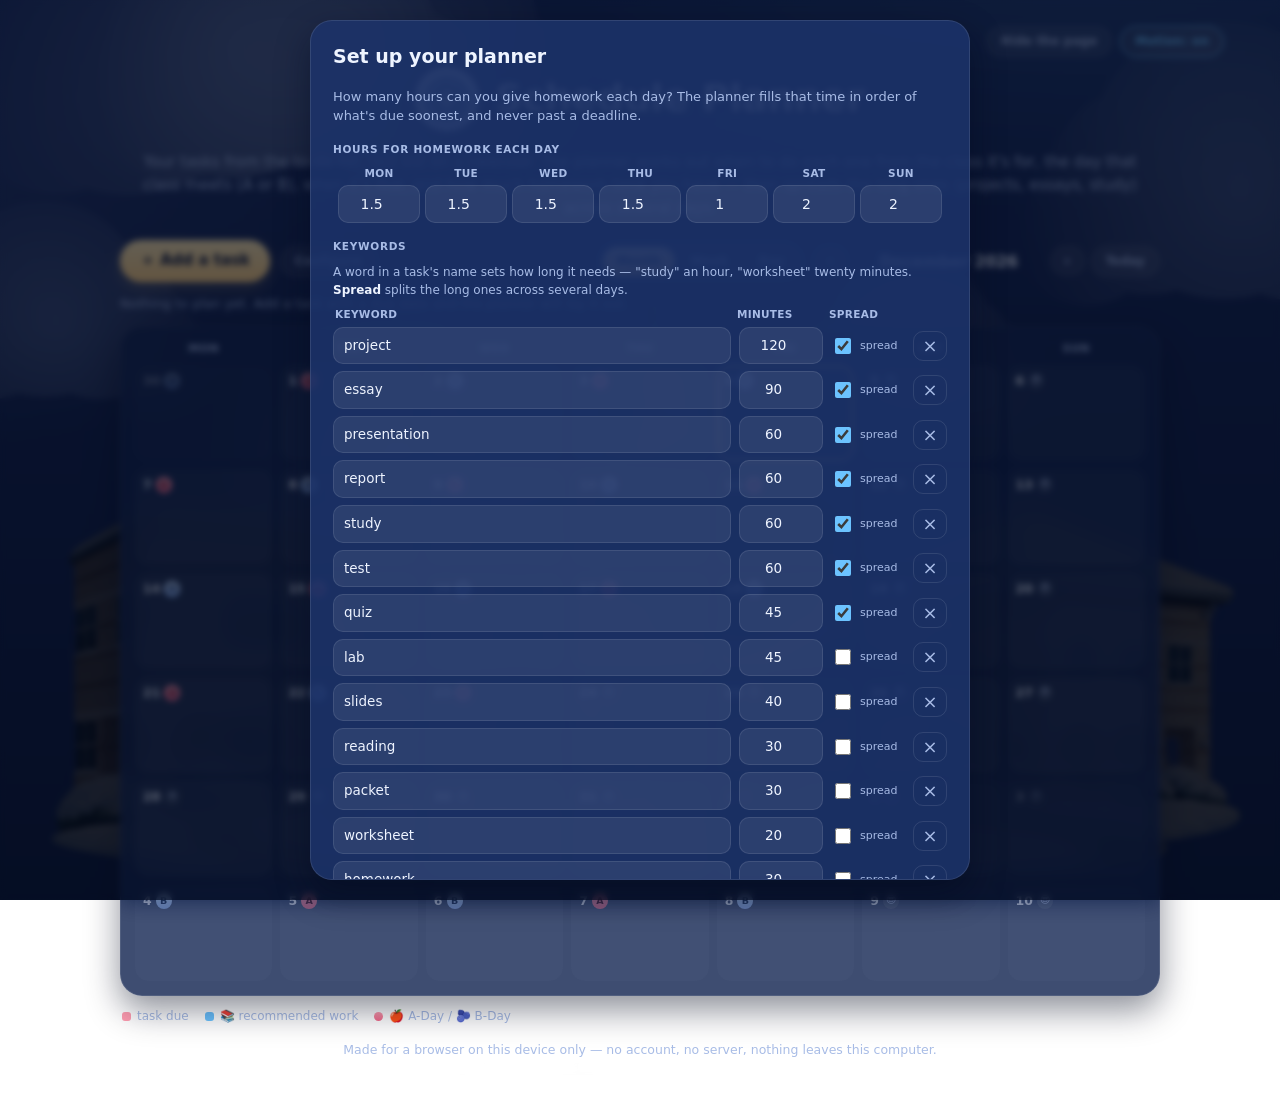
<file: planner.html>
<!DOCTYPE html>
<html lang="en">
<head>
  <meta charset="utf-8">
  <meta name="viewport" content="width=device-width, initial-scale=1">
  <title>Schedule Planner · UCVTS Student Tools</title>
  <meta name="description" content="A month, week and day plan of your homework, worked out from your classes, their A-day or B-day, the deadline, and how much time you have each day.">
  <meta name="theme-color" content="#16295c" id="themeColor">
  <link rel="icon" type="image/png" href="ucvts_logo.png">
  <link rel="stylesheet" href="styles.css">
</head>
<body>

  <!-- The same weather sky and school photo as everywhere else; reminders
       keep firing while you plan here, too. -->
  <canvas id="skyFar" aria-hidden="true"></canvas>
  <canvas id="skyNear" aria-hidden="true"></canvas>
  <div class="grain" aria-hidden="true"></div>
  <div class="scene-photo" id="scenePhoto" aria-hidden="true"></div>

  <div class="page" id="page">

    <!-- ============ background switch ============ -->
    <div class="top-bar">
      <button class="motion-btn" id="focusBtn" type="button"
              title="Hide the page and show just the school in the weather">Hide the page</button>
      <button class="motion-btn" id="motionBtn" type="button" aria-pressed="true">Motion: on</button>
    </div>

    <!-- ============ header ============ -->
    <header class="hero">
      <a class="hero-home" href="index.html" title="Back to UCVTS Student Tools">
        <span class="hero-logo" aria-hidden="true"><img src="ucvts_logo.png" alt="" decoding="async"></span>
        <h1>Schedule Planner</h1>
      </a>
    </header>

    <p class="page-lead">
      Your tasks from the to-do list, laid out on a calendar. The planner works
      out when to do each one from the class it's for, the day that class meets
      (A or B), when it's due, and how much homework time you have — then spreads
      the long ones (projects, essays, study) across several days.
    </p>

    <div class="planner-wrap">

      <!-- ============ the toolbar ============ -->
      <div class="planner-bar">
        <button type="button" class="btn" id="addTaskBtn">＋ Add a task</button>
        <button type="button" class="ghost-btn" id="configBtn">Configure</button>

        <span class="planner-spacer"></span>

        <div class="view-switch" role="group" aria-label="Calendar view">
          <button type="button" data-view="month" aria-pressed="true">Month</button>
          <button type="button" data-view="week" aria-pressed="false">Week</button>
          <button type="button" data-view="day" aria-pressed="false">Day</button>
        </div>

        <div class="planner-nav">
          <button type="button" class="ghost-btn nav-arrow" id="prevBtn" aria-label="Previous">‹</button>
          <span class="planner-title" id="plannerTitle" aria-live="polite">…</span>
          <button type="button" class="ghost-btn nav-arrow" id="nextBtn" aria-label="Next">›</button>
          <button type="button" class="ghost-btn" id="todayBtn">Today</button>
        </div>
      </div>

      <p class="planner-summary muted" id="planSummary"></p>

      <!-- built entirely by planner.js -->
      <section class="cal" id="calendar" aria-label="Homework calendar"></section>

      <p class="planner-legend muted">
        <span class="legend-key due">task due</span>
        <span class="legend-key work">📚 recommended work</span>
        <span class="legend-key ab">🍎 A-Day / 🫐 B-Day</span>
      </p>

    </div>

    <p class="page-foot muted">
      Made for a browser on this device only — no account, no server, nothing
      leaves this computer.
    </p>

  </div>

  <!-- Reminder pop-ups — the engine fires on every page of the site. -->
  <div class="toasts" id="toasts" aria-live="assertive"></div>

  <!-- ---------- the planner settings lightbox ---------- -->
  <div class="modal" id="configModal" hidden>
    <div class="modal-backdrop" data-close="configModal"></div>
    <div class="modal-card wide" role="dialog" aria-modal="true" aria-labelledby="configTitle">
      <h2 class="modal-title" id="configTitle">Set up your planner</h2>
      <p class="config-lede muted">
        How many hours can you give homework each day? The planner fills that
        time in order of what's due soonest, and never past a deadline.
      </p>

      <div class="planner-section">Hours for homework each day</div>
      <div class="hours-host" id="hoursHost"></div>

      <div class="planner-section">Keywords</div>
      <p class="config-note muted">
        A word in a task's name sets how long it needs — "study" an hour, "worksheet"
        twenty minutes. <b>Spread</b> splits the long ones across several days.
      </p>
      <div class="kw-head">
        <span>Keyword</span><span>Minutes</span><span>Spread</span><span></span>
      </div>
      <div class="kw-list" id="kwList"></div>
      <button type="button" class="ghost-btn kw-add" id="addKwBtn">＋ Add keyword</button>

      <div class="planner-section">When nothing matches</div>
      <label class="field cfg-default">
        <span class="field-label">Default time per task (minutes)</span>
        <input type="number" id="defaultMinutes" min="5" max="300" step="5">
      </label>

      <p class="field-error" id="configError" hidden></p>

      <div class="modal-actions config-actions">
        <button type="button" class="ghost-btn" id="configResetBtn">Reset</button>
        <span class="planner-spacer"></span>
        <button type="button" class="ghost-btn" data-close="configModal">Cancel</button>
        <button type="button" class="btn" id="configSaveBtn">Save</button>
      </div>
    </div>
  </div>

  <!-- shown briefly when the page fades away, so it's clear how to get it back -->
  <p class="scene-hint" id="sceneHint" aria-hidden="true">click anywhere to bring it back</p>

  <script src="calendar.js"></script>
  <script src="day.js"></script>
  <script src="clock.js"></script>
  <script src="sky.js"></script>
  <script src="scene.js"></script>
  <script src="reminders.js"></script>
  <script src="todostore.js"></script>
  <script src="taskmodal.js"></script>
  <script src="plan.js"></script>
  <script src="planner.js"></script>
</body>
</html>
</file>
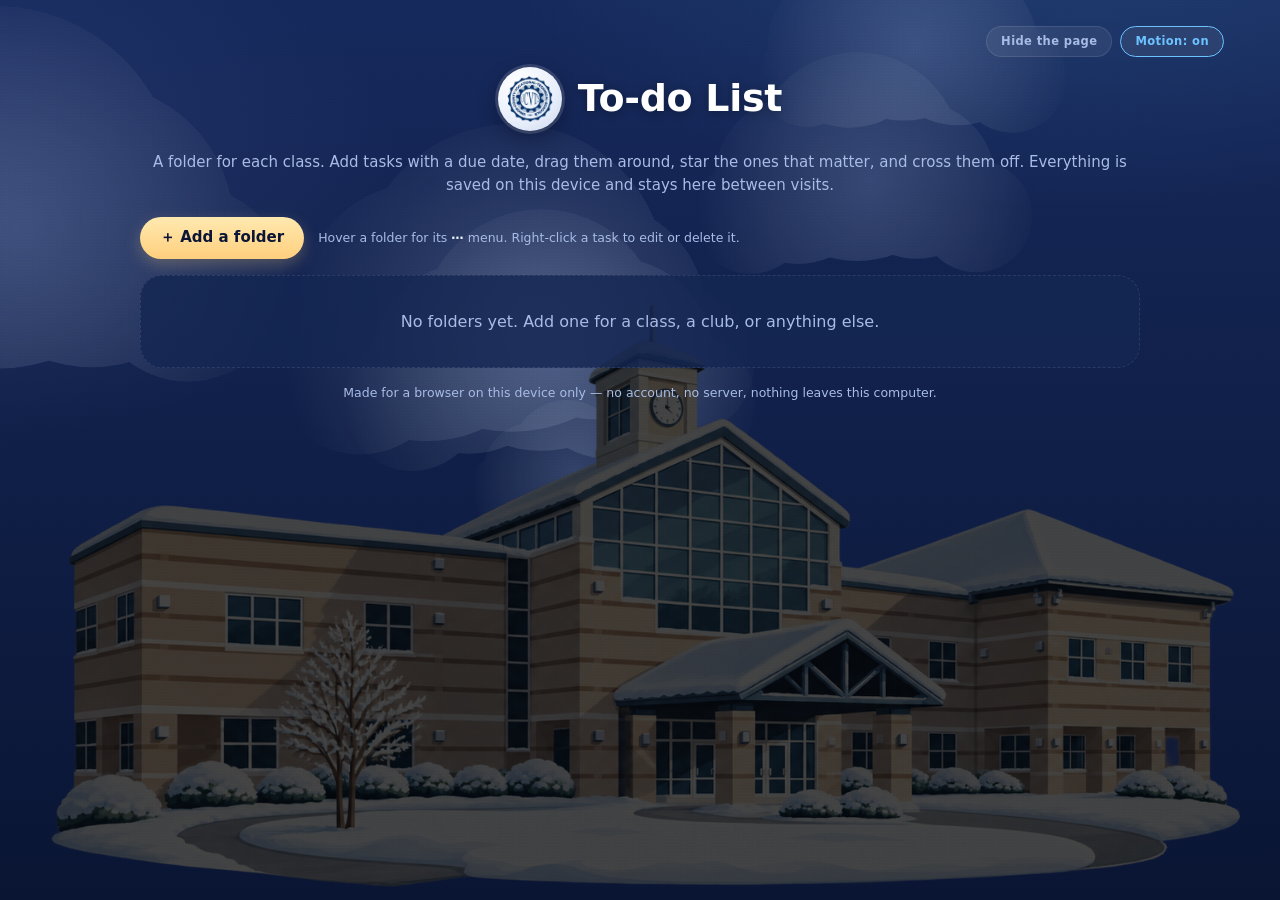
<file: todo.html>
<!DOCTYPE html>
<html lang="en">
<head>
  <meta charset="utf-8">
  <meta name="viewport" content="width=device-width, initial-scale=1">
  <title>To-do List · UCVTS Student Tools</title>
  <meta name="description" content="Folders for each class, tasks you can drag around, due dates and stars — saved on this device.">
  <meta name="theme-color" content="#16295c" id="themeColor">
  <link rel="icon" type="image/png" href="ucvts_logo.png">
  <link rel="stylesheet" href="styles.css">
</head>
<body>

  <!-- The same weather sky and school photo as everywhere else; reminders
       keep firing while you plan here, too. -->
  <canvas id="skyFar" aria-hidden="true"></canvas>
  <canvas id="skyNear" aria-hidden="true"></canvas>
  <div class="grain" aria-hidden="true"></div>
  <div class="scene-photo" id="scenePhoto" aria-hidden="true"></div>

  <div class="page" id="page">

    <!-- ============ background switch ============ -->
    <div class="top-bar">
      <button class="motion-btn" id="focusBtn" type="button"
              title="Hide the page and show just the school in the weather">Hide the page</button>
      <button class="motion-btn" id="motionBtn" type="button" aria-pressed="true">Motion: on</button>
    </div>

    <!-- ============ header ============ -->
    <header class="hero">
      <a class="hero-home" href="index.html" title="Back to UCVTS Student Tools">
        <span class="hero-logo" aria-hidden="true"><img src="ucvts_logo.png" alt="" decoding="async"></span>
        <h1>To-do List</h1>
      </a>
    </header>

    <p class="page-lead">
      A folder for each class. Add tasks with a due date, drag them around,
      star the ones that matter, and cross them off. Everything is saved on
      this device and stays here between visits.
    </p>

    <!-- The board is built entirely by todo.js from the saved list. -->
    <div class="todo-wrap">

      <div class="todo-bar">
        <button type="button" class="btn" id="addFolderBtn">＋ Add a folder</button>
        <p class="todo-hint muted">
          Hover a folder for its <span aria-hidden="true">⋯</span> menu. Right-click a
          task to edit or delete it.
        </p>
      </div>

      <div class="todo-board" id="todoBoard" aria-label="Task folders"></div>

    </div>

    <p class="page-foot muted">
      Made for a browser on this device only — no account, no server, nothing
      leaves this computer.
    </p>

  </div>

  <!-- Reminder pop-ups — the engine fires on every page of the site. -->
  <div class="toasts" id="toasts" aria-live="assertive"></div>

  <!-- The task lightbox is built by taskmodal.js — the same screen the
       schedule planner opens, so the two pages cannot drift apart. -->

  <!-- ---------- the folder lightbox (new & rename share it) ---------- -->
  <div class="modal" id="folderModal" hidden>
    <div class="modal-backdrop" data-close="folderModal"></div>
    <div class="modal-card" role="dialog" aria-modal="true" aria-labelledby="folderModalTitle">
      <h2 class="modal-title" id="folderModalTitle">New folder</h2>

      <label class="field">
        <span class="field-label">Folder name</span>
        <input type="text" id="folderName" maxlength="60" placeholder="e.g. Algebra 2" autocomplete="off">
      </label>

      <p class="field-error" id="folderError" hidden></p>

      <div class="modal-actions">
        <button type="button" class="ghost-btn" data-close="folderModal">Cancel</button>
        <button type="button" class="btn" id="folderSaveBtn">Save folder</button>
      </div>
    </div>
  </div>

  <!-- ---------- the right-click menu ---------- -->
  <div class="ctx-menu" id="ctxMenu" hidden role="menu">
    <button type="button" role="menuitem" data-ctx="edit">Edit task</button>
    <button type="button" role="menuitem" data-ctx="delete" class="ctx-danger">Delete task</button>
  </div>

  <!-- shown briefly when the page fades away, so it's clear how to get it back -->
  <p class="scene-hint" id="sceneHint" aria-hidden="true">click anywhere to bring it back</p>

  <script src="calendar.js"></script>
  <script src="day.js"></script>
  <script src="clock.js"></script>
  <script src="sky.js"></script>
  <script src="scene.js"></script>
  <script src="reminders.js"></script>
  <script src="todostore.js"></script>
  <script src="taskmodal.js"></script>
  <script src="todo.js"></script>
</body>
</html>
</file>
<file: styles.css>
/* ============================================================
   UCVTS Class Pal — dark blue, soft & cute
   ============================================================ */

/* Base = the cloudy night sky. It doubles as the fallback, so the app looks
   exactly like it always has if sky.js never runs at all. */
:root {
  --bg-top: #16295c;
  --bg-bottom: #0a1533;
  --sky-tint-1: rgba(108, 195, 255, 0.14);
  --sky-tint-2: rgba(159, 178, 255, 0.12);

  /* Scene: the school photo, how far down the page it sits, and how much the
     page dims it while it is up. See the --scene-drop block further down. */
  --scene-dim: 0.6;
  --scene-drop: min(19.5vh, 14.6vw);
  --photo-brightness: 1;
  --photo-sat: 1;
  --photo-warm: 0;

  /* Deliberately translucent — the weather canvas lives behind these. */
  --card: rgba(20, 38, 82, 0.82);
  --card-soft: rgba(28, 52, 108, 0.86);
  --card-border: rgba(255, 255, 255, 0.1);
  --card-blur: blur(12px);
  --row-a: rgba(33, 64, 127, 0.72);
  --row-b: rgba(20, 42, 88, 0.6);

  /* The A-day / B-day identity pair, and their lighter gradient tops. Fixed
     on purpose and never weather-tinted — the whole point is that the day
     reads the same under any sky. Single source of truth for the schedule
     banners, the rows and the A/B badges on the developer page. */
  --day-a: #f2688a;
  --day-a-lit: #ff9db0;
  --day-b: #8fb8ff;
  --day-b-lit: #cde4ff;

  --text: #eef4ff;
  --muted: #a8bce6;
  --accent: #6cc3ff;
  --accent-2: #9fb2ff;
  --warm: #ffd27f;
  --green: #8fe3b0;
  --danger: #ff9db0;
  --radius: 22px;
  --shadow: 0 14px 34px rgba(2, 8, 28, 0.45);
}

/* ============================================================
   Weather palettes
   ------------------------------------------------------------
   sky.js sets data-sky and data-day on <html>, so these only
   ever swap the page atmosphere and the UI accent.

   Note what is NOT here: the A-day / B-day colors. Those live in :root as
   --day-a / --day-b and stay fixed on purpose — the day should read the
   same under any sky, which is exactly what makes it trustworthy when the
   background is moving.

   These selectors are deliberately NOT prefixed with `html`, so
   any element carrying the attribute pair picks up the palette.
   That is what lets dev.html render a grid of every combination
   out of the real stylesheet instead of a copy that would drift.
   Nothing else in the app sets these attributes, so the scope
   stays exactly as narrow as it needs to be.
   ============================================================ */

[data-sky="clear"][data-day="day"] {
  /* A clear midday sky, not a navy one. The old pair was deep and saturated
     enough to read as dusk at any hour; this keeps the blue but lifts it and
     pulls the purple out, so it reads as daylight. */
  --bg-top: #3f7ec9; --bg-bottom: #1b4b8c;
  --accent: #ffd27f; --accent-2: #ffbc5c;
  --sky-tint-1: rgba(255, 210, 127, 0.2);
  --sky-tint-2: rgba(120, 190, 255, 0.14);
}
[data-sky="clear"][data-day="night"] {
  --bg-top: #0d1b45; --bg-bottom: #050916;
  --accent: #a8d8ff; --accent-2: #c8d8ff;
  --sky-tint-1: rgba(168, 216, 255, 0.14);
  --sky-tint-2: rgba(120, 150, 255, 0.1);
}

[data-sky="cloud"][data-day="day"] {
  --bg-top: #35507d; --bg-bottom: #1a2a4a;
  --accent: #a8c8ff; --accent-2: #c0d4ff;
  --sky-tint-1: rgba(190, 215, 255, 0.14);
  --sky-tint-2: rgba(108, 195, 255, 0.1);
}
[data-sky="cloud"][data-day="night"] {
  --bg-top: #16295c; --bg-bottom: #0a1533;
  --accent: #6cc3ff; --accent-2: #9fb2ff;
  --sky-tint-1: rgba(108, 195, 255, 0.14);
  --sky-tint-2: rgba(159, 178, 255, 0.12);
}

[data-sky="rain"][data-day="day"] {
  --bg-top: #25455f; --bg-bottom: #0e2033;
  --accent: #7fd4ff; --accent-2: #9fd0f0;
  --sky-tint-1: rgba(127, 212, 255, 0.13);
  --sky-tint-2: rgba(90, 150, 210, 0.12);
}
[data-sky="rain"][data-day="night"] {
  --bg-top: #0c1c2e; --bg-bottom: #040a12;
  --accent: #6fd8ff; --accent-2: #8fc8e8;
  --sky-tint-1: rgba(111, 216, 255, 0.12);
  --sky-tint-2: rgba(60, 110, 170, 0.12);
}

[data-sky="storm"][data-day="day"],
[data-sky="storm"][data-day="night"] {
  --bg-top: #342459; --bg-bottom: #0f0a24;
  --accent: #ffd60a; --accent-2: #cbb6ff;
  --sky-tint-1: rgba(255, 214, 10, 0.12);
  --sky-tint-2: rgba(160, 120, 255, 0.14);
}

[data-sky="snow"][data-day="day"] {
  --bg-top: #3d5d8c; --bg-bottom: #1b2f52;
  --accent: #e2f1ff; --accent-2: #bcd8f5;
  --sky-tint-1: rgba(226, 241, 255, 0.18);
  --sky-tint-2: rgba(140, 180, 235, 0.14);
}
[data-sky="snow"][data-day="night"] {
  --bg-top: #1b2f56; --bg-bottom: #070d1e;
  --accent: #c9ecff; --accent-2: #a9c8ea;
  --sky-tint-1: rgba(201, 236, 255, 0.14);
  --sky-tint-2: rgba(90, 140, 210, 0.12);
}

[data-sky="fog"][data-day="day"] {
  --bg-top: #3b4157; --bg-bottom: #1b1f2d;
  --accent: #cfd4e6; --accent-2: #b8bdd0;
  --sky-tint-1: rgba(207, 212, 230, 0.14);
  --sky-tint-2: rgba(150, 160, 185, 0.12);
}
[data-sky="fog"][data-day="night"] {
  --bg-top: #232635; --bg-bottom: #0b0d14;
  --accent: #d8dcff; --accent-2: #b9bdd2;
  --sky-tint-1: rgba(216, 220, 255, 0.12);
  --sky-tint-2: rgba(140, 145, 170, 0.1);
}

* { box-sizing: border-box; }

html, body { margin: 0; padding: 0; }

body {
  font-family: ui-rounded, "SF Pro Rounded", "Segoe UI", system-ui, -apple-system, "Helvetica Neue", Arial, sans-serif;
  color: var(--text);
  min-height: 100vh;
  line-height: 1.45;
}

/* The atmosphere lives on its own fixed layer rather than on body itself.
   iOS Safari ignores background-attachment: fixed, which would otherwise
   leave the gradient sliding around behind everything while you scroll. */
body::before {
  content: '';
  position: fixed;
  inset: 0;
  z-index: -5;
  pointer-events: none;
  background:
    radial-gradient(1000px 500px at 85% -10%, var(--sky-tint-1), transparent 60%),
    radial-gradient(900px 460px at -10% 20%, var(--sky-tint-2), transparent 60%),
    linear-gradient(180deg, var(--bg-top) 0%, var(--bg-bottom) 100%);
}

.page {
  max-width: 1200px;
  margin: 0 auto;
  padding: 26px 16px 60px;
  transition: opacity 0.5s ease;
}

/* Nobody has touched it for a few minutes: get out of the way and let the
   school and the weather have the whole screen. scene.js sets this, and
   clears it the moment anyone does anything. */
html[data-focus="away"] .page {
  opacity: 0;
  pointer-events: none;
}

/* ------------------------------------------------------------
   Light — how bright the school looks, by time of day.

   sky.js sets data-part from the real sunrise and sunset for this
   location, so this follows the actual year rather than a fixed hour:
   in December the sun is already down by 4:33 PM, while in June it is
   still up at 8:30 PM. Four sets of numbers to nudge later — a higher
   brightness means a brighter school. --photo-warm adds a golden cast
   through sepia, for the two windows where the light really is golden.
   ------------------------------------------------------------ */

[data-part="dawn"]  { --photo-brightness: 0.8;  --photo-sat: 1.05; --photo-warm: 0.18; }
[data-part="dusk"]  { --photo-brightness: 0.68; --photo-sat: 1.08; --photo-warm: 0.24; }
[data-part="night"] { --photo-brightness: 0.4;  --photo-sat: 0.7;  --photo-warm: 0; }

/* Nothing on top of the scene: stop dimming it and let the school show. */
[data-focus="away"] { --scene-dim: 0.1; }

/* ============================================================
   Scene stack
   ------------------------------------------------------------
   Painted back to front, so it stays easy to reason about:

     -5  body::before    the weather gradient
     -4  #skyFar         clouds, sun, stars, the lightning bolt
     -3  .scene-photo    the school, cut out, for this season
     -1  #skyNear        rain, snow, fog, the flash, ripples, drift
     -1  .grain          a little texture over all of it
         .page           the interface

   The page's dim of the school used to be a `.scene-scrim` element sitting
   between the photo and #skyNear, painting the sky gradient back over
   everything. It dimmed the school, which was the point — but it is in
   front of the photo, and the far sky had to move behind the photo for the
   roof to cut across the clouds, so the same veil landed on the clouds and
   the sun. A gold sun at full strength came out of it a cold blue-grey
   (measured rgb(123,152,172), i.e. cooler than neutral, which is why it
   stopped reading as a sun at all).

   So the dim is now a filter on the photo itself. A filter only sees the
   element's own pixels, so it dims the building and cannot reach anything
   behind it — the veil is confined to the school by construction rather
   than by masking the sky out of it.
   ============================================================ */

.scene-photo {
  position: fixed;
  inset: 0;
  z-index: -3;
  pointer-events: none;
  /* Pinned to the bottom edge rather than the middle, so the school sits low
     in the scene and the sky it shares with the weather is above it. */
  background-position: center bottom;
  background-repeat: no-repeat;
  /* "contain" keeps every edge of the building visible whatever the window
     shape. The cost: a tall phone gets a smaller school with more sky
     around it, rather than a cropped close-up. */
  background-size: contain;
  /* How far down the page the school is set. See --scene-drop below. */
  transform: translateY(var(--scene-drop));
  opacity: 0;
  /* Time of day, times how much the page is dimming the scene.

     --photo-brightness is the light belonging to this hour; --scene-dim is
     the veil the interface casts so the cards stay readable. They multiply,
     so the light and the dim stay one decision instead of two that can
     disagree — and the dim is expressed on the element that owns the photo,
     which is what keeps it off the sky behind it.

     A dim of 1 would be "no change", so the second term is inverted. 0.55 is
     where the old veil landed once its blend was measured as light: it dims
     the school without crushing it, and is the knob for that. */
  filter: brightness(calc(var(--photo-brightness) * (1 - 0.55 * var(--scene-dim))))
          saturate(var(--photo-sat)) sepia(var(--photo-warm));
  transition: opacity 0.9s ease, filter 0.7s ease;
}

/* How far down the page the school sits. See --scene-drop in :root.

   The cutouts are 4:3 and the building's baseline is at about 79% of the
   image, so the bottom ~20% of every one of those files is simply empty —
   measured on all four seasons, and the smallest of them is 20.2%. That is
   room that exists to be spent: pushed down by that much, the school lands on
   the bottom edge of the window without a single pixel cropped off it, which
   lifts the roofline out of the upper band that sky.js keeps the clouds in.

   min() rather than one number, because the drop is a share of the *photo's*
   height, and the photo is drawn at whichever of two sizes is smaller: the
   window's height on a wide screen, or the window's width times the photo's
   own 0.75 ratio on a narrow one. Hence 19.5vh and its equivalent 14.6vw,
   with the smaller one winning — which is precisely the size the photo is
   drawn at. One expression covers every window shape, and there is no
   breakpoint left to get wrong.

   A @media (min-aspect-ratio: 4/3) block came first and was a trap: it fired
   correctly on a wide window but left a portrait phone with the whole
   transparent band showing as dead space under the school. */

/* Only revealed once the image has actually decoded, so there is never a
   half-drawn flash on a slow connection. */
.scene-photo.loaded { opacity: 1; }

/* Appears briefly when the page fades, so it is obvious how to get back. */
.scene-hint {
  position: fixed;
  left: 50%;
  bottom: 20px;
  transform: translateX(-50%);
  z-index: 45;
  pointer-events: none;
  margin: 0;
  padding: 7px 16px;
  border-radius: 999px;
  font-size: 12px;
  font-weight: 700;
  letter-spacing: 0.3px;
  color: var(--text);
  background: rgba(6, 12, 30, 0.62);
  border: 1px solid var(--card-border);
  backdrop-filter: blur(8px);
  -webkit-backdrop-filter: blur(8px);
  opacity: 0;
  transition: opacity 0.6s ease;
}

.scene-hint.on { opacity: 1; }

/* ---------- weather sky (painted by sky.js, in two layers) ---------- */

/* The weather is painted onto two canvases because the school sits between
   them — and the school is a CSS background image, so there is no way to
   sandwich a single canvas around it.

   Both layers share this geometry and the same drawing transform, so a pass
   can be moved from one to the other without a coordinate changing. */
#skyFar,
#skyNear {
  position: fixed;
  inset: 0;
  width: 100%;
  height: 100%;
  pointer-events: none;
}

/* The far half — clouds, the sun, stars, the lightning bolt — belongs behind
   the school. A cloud drifting across the facade is what makes a cut-out
   building read as floating; cut off by the roof, it reads as distance. */
#skyFar { z-index: -4; }

/* The near half stays in front, where weather falling around you belongs:
   rain and snow, the fog veil, the flash, and the ripples and drift that
   gather along the bottom edge — which is now the foot of the building. */
#skyNear {
  z-index: -1;
  opacity: 0.95;
}

.grain {
  position: fixed;
  inset: 0;
  z-index: -1;
  pointer-events: none;
  opacity: 0.05;
  mix-blend-mode: overlay;
  background-image: radial-gradient(rgba(255, 255, 255, 0.7) 1px, transparent 1px);
  background-size: 3px 3px;
}

.top-bar {
  display: flex;
  justify-content: flex-end;
  gap: 8px;
  margin-bottom: 2px;
}

.motion-btn,
.ghost-btn {
  font: inherit;
  font-size: 11.5px;
  font-weight: 800;
  letter-spacing: 0.4px;
  color: var(--muted);
  background: rgba(255, 255, 255, 0.07);
  border: 1px solid var(--card-border);
  border-radius: 999px;
  padding: 6px 14px;
  cursor: pointer;
  backdrop-filter: blur(10px);
  -webkit-backdrop-filter: blur(10px);
  transition: color 0.15s ease, border-color 0.15s ease;
}

.motion-btn:hover,
.ghost-btn:hover { color: var(--text); border-color: var(--accent); }

.motion-btn[aria-pressed="true"],
.ghost-btn[aria-pressed="true"] { color: var(--accent); border-color: var(--accent); }

/* today's weather — one panel in the day card's bottom row. Its metrics
   match .fact so the two sit beside each other as one set of panels. */
.sky-line {
  display: flex;
  align-items: center;
  gap: 9px;
  margin: 0;
  padding: 7px 12px;
  border-radius: 11px;
  background: rgba(10, 21, 51, 0.34);
  border: 1px solid var(--card-border);
  font-size: 12.5px;
  color: var(--muted);
}

.sky-line[hidden] { display: none; }

.sky-line .sky-emoji { font-size: 17px; line-height: 1; flex: 0 0 auto; }

/* Empty until there is real artwork for the weather to sit in here. */
.sky-line .sky-emoji:empty { display: none; }

/* Orange when the sky is a sketch, green only when it's really live. */
.sky-line .sky-dot {
  flex: 0 0 auto;
  width: 8px;
  height: 8px;
  border-radius: 50%;
  background: #ffb020;
}

html[data-live="live"] .sky-dot { background: #28c840; box-shadow: 0 0 0 3px rgba(40, 200, 64, 0.22); }
html[data-live="preview"] .sky-dot { background: #b48cff; }
html[data-live="fallback"] .sky-dot,
html[data-live="loading"] .sky-dot { background: #ffb020; }

/* ---------- header ---------- */

/* The title header and the day-status card are narrower than the columns and
   centered over them — a header band over a wider body. 1000px is the point
   where the day card still holds one row on its busiest day (a holiday, which
   carries the most facts), so it is the same height every day of the year and
   never shifts as the facts change. */
.hero,
.day-card {
  max-width: 1000px;
  width: 100%;
  margin-left: auto;
  margin-right: auto;
}

.hero {
  display: flex;
  align-items: center;
  justify-content: center;
  gap: 16px;
  padding: 8px 10px 20px;
}

/* The school crest.

   The logo is a single flat navy (#043067), which against this app's navy
   backgrounds sits at roughly 1:1 contrast — it would simply disappear. So
   it gets a light plate to sit on, which keeps the real brand colour
   readable on all twelve weather palettes, and echoes the round A/B badges
   used everywhere else. The source art is cropped tight to its edges, so
   the whole visible ring here is this padding. */
.hero-logo {
  flex: 0 0 auto;
  display: grid;
  place-items: center;
  width: 64px;
  height: 64px;
  padding: 9px;
  border-radius: 50%;
  background: radial-gradient(circle at 32% 26%, #ffffff 0%, #e9effb 58%, #ccd8ee 100%);
  box-shadow: 0 0 0 3px rgba(255, 255, 255, 0.14), 0 8px 20px rgba(2, 8, 28, 0.38);
  /* Its own bob: no rotation, because tilting a crest reads as a mistake
     rather than as play. The motion stays, the tilt goes. */
  animation: logo-bob 4s ease-in-out infinite;
}

.hero-logo img {
  display: block;
  width: 100%;
  height: 100%;
  object-fit: contain;
}

@keyframes logo-bob {
  0%, 100% { transform: translateY(0); }
  50%      { transform: translateY(-5px); }
}

/* The title carries the header on its own now that the tagline is gone,
   so it is sized to lead rather than to sit beside a subtitle. */
h1 {
  margin: 0;
  font-size: 38px;
  font-weight: 800;
  line-height: 1.1;
  letter-spacing: -0.3px;
  color: #ffffff;
  text-shadow: 0 2px 10px rgba(0, 0, 0, 0.3);
}

.hero h1 { text-align: center; }

/* ---------- cards ---------- */

.card {
  background: var(--card);
  border: 1px solid var(--card-border);
  border-radius: var(--radius);
  box-shadow: var(--shadow);
  padding: 20px 22px;
  margin: 0 0 18px;
  /* Lets the sky show through on phones, where cards cover the whole screen. */
  backdrop-filter: var(--card-blur);
  -webkit-backdrop-filter: var(--card-blur);
}

.card h2 {
  margin: 0 0 6px;
  font-size: 19px;
}

.card-head {
  display: flex;
  align-items: center;
  justify-content: space-between;
  gap: 10px;
}

.head-tools { display: flex; align-items: center; gap: 10px; }

.muted { color: var(--muted); font-size: 14px; margin: 6px 0 12px; }
.muted b { color: var(--text); font-weight: 600; }
.small { font-size: 12.5px; }
code { background: rgba(255, 255, 255, 0.12); padding: 1px 6px; border-radius: 6px; font-size: 0.9em; }

/* ---------- day status card ---------- */

/* ---------- two-column layout ---------- */

/* Columns size to their content and the pair stays centered; together they may
   be wider than the header above (different side margins than the title items). */
.columns {
  display: flex;
  flex-wrap: wrap;
  justify-content: center;
  gap: 18px;
  align-items: start;
}

/* Both columns hold a width they were designed for instead of stretching to
   whatever the window happens to be: 526px at their narrowest, 560px at their
   widest. Equal basis, equal floor, equal ceiling, so they are always the same
   width as each other — side by side or stacked.

   526px is the schedule's natural width, and it is the floor because a
   narrower table would only scroll. 560px is the ceiling because past that
   the short copy in the right column does not fill the card, and it turns into
   a wide, thin band. Between the pair's floors they wrap into one centered
   stack instead of each getting squeezed. min() keeps the floor off the bottom
   of a phone. */
.col-left,
.col-right {
  flex: 1 1 526px;
  min-width: min(526px, 100%);
  max-width: 560px;
}

/* ---------- day status card ---------- */

.day-card {
  background: linear-gradient(135deg, rgba(35, 64, 127, 0.78) 0%, rgba(26, 47, 102, 0.72) 100%);
  /* .card later resets margins to 0; re-assert centering here. */
  margin-left: auto;
  margin-right: auto;
  /* One row while there is room for one: whose day it is on the left, the
     day's facts and the weather on the right. Both groups keep their natural
     width and the row wraps to two when the card runs out of room — the same
     content-driven rule the fact row already uses, so no breakpoint has to
     guess. Stacked it is exactly the card it was before. */
  display: flex;
  flex-wrap: wrap;
  align-items: center;
  justify-content: space-between;
  gap: 12px 22px;
}

.day-row {
  display: flex;
  align-items: center;
  gap: 18px;
}

.day-badge {
  /* One knob for the whole badge, so the letter and the emoji can't drift
     apart at different breakpoints.

     They deliberately use different ratios of it. A text glyph's cap-height
     is only ~70% of its font-size, while a colour emoji fills its em box
     almost entirely — so matching the numbers made the emoji render about a
     third larger than the A/B letter. That is why a school day looked right
     and a day off looked shouty. 0.52 keeps the letter exactly the size it
     has always been; the emoji gets its own, smaller ratio below. */
  --badge: 84px;
  flex: 0 0 auto;
  width: var(--badge);
  height: var(--badge);
  border-radius: 50%;
  display: grid;
  place-items: center;
  font-size: calc(var(--badge) * 0.52);
  line-height: 1;
  font-weight: 800;
  color: #0b1636;
  background: radial-gradient(circle at 32% 28%, #ffe9b0, var(--warm) 55%, #f0b95e);
  box-shadow: 0 0 0 5px rgba(255, 210, 127, 0.18), 0 10px 24px rgba(0, 0, 0, 0.3);
  transition: transform 0.2s ease;
}

.day-badge.typeB {
  background: radial-gradient(circle at 32% 28%, #cde4ff, #8fb8ff 55%, #6b93e8);
  box-shadow: 0 0 0 5px rgba(143, 184, 255, 0.2), 0 10px 24px rgba(0, 0, 0, 0.3);
}

/* No school. This used to be a bright pink disc — loud, and it meant
   nothing: the emoji already says which kind of day off it is. Now it is a
   quiet glassy one that lets the weather through, so the only saturated
   thing left in this card is the A/B letter, which actually earns it.

   The emoji is an aside rather than a verdict, so it sits a little under the
   letter's visual weight, and the disc is flatter — no raised-button shadow
   competing with the A/B medallion that appears on school days. */
.day-badge.off {
  font-size: calc(var(--badge) * 0.38);
  background: rgba(255, 255, 255, 0.07);
  color: var(--text);
  box-shadow:
    inset 0 0 0 1px rgba(255, 255, 255, 0.14),
    inset 0 1px 0 rgba(255, 255, 255, 0.1),
    0 4px 12px rgba(2, 8, 28, 0.2);
}

/* Three tiers, identical in every state: the verdict, the date, the facts. */
.day-title {
  font-size: 21px;
  font-weight: 800;
  letter-spacing: -0.2px;
  color: #ffffff;
  text-wrap: balance;
}

.day-sub { color: var(--muted); font-size: 13.5px; margin-top: 3px; }

/* Facts and weather share one row. Both keep their natural width and the
   row wraps instead of squeezing — so the weather drops to its own line
   when the card gets narrow. No media query, so it follows the real width
   of the card rather than the width of the window. */
.day-meta {
  display: flex;
  flex-wrap: wrap;
  align-items: stretch;
  gap: 7px;
  /* Spacing comes from the card's row gap now, so this group can sit beside
     the day title instead of always underneath it. */
  margin-top: 0;
  min-width: 0;
}

/* Facts are separate panels rather than one run-on line, so "day #11 of 182"
   and "dismissal 12:24 PM" read as two things instead of one sentence.
   margin:0 is load-bearing — <dl> carries a default 1em that would otherwise
   pad the row and stretch the weather panel with it. */
.day-facts {
  display: flex;
  flex-wrap: wrap;
  gap: 7px;
  margin: 0;
}

.day-facts:empty,
.day-facts[hidden] { display: none; }

.day-facts .fact {
  flex: 0 1 auto;
  min-width: 0;
  padding: 7px 12px;
  border-radius: 11px;
  background: rgba(10, 21, 51, 0.34);
  border: 1px solid var(--card-border);
}

.day-facts dt {
  font-size: 9.5px;
  font-weight: 800;
  letter-spacing: 0.9px;
  text-transform: uppercase;
  color: var(--muted);
  opacity: 0.85;
}

.day-facts dd {
  margin: 2px 0 0;
  font-size: 13.5px;
  font-weight: 700;
  color: var(--text);
}

/* ---------- schedule table ---------- */

.table-wrap { overflow-x: auto; }

table.sched {
  width: 100%;
  border-collapse: separate;
  border-spacing: 0 7px;
  min-width: 480px;
}

.sched th {
  text-align: left;
  font-size: 12px;
  text-transform: uppercase;
  letter-spacing: 0.8px;
  color: var(--muted);
  font-weight: 700;
  padding: 2px 12px 0;
}

.sched td { padding: 0; vertical-align: middle; }

/* ---- A/B day identity ------------------------------------------------
   One attribute drives the banner, the row tint and the "today" outline,
   so those three can never disagree. --day-* come from :root. */
.sched [data-day="A"] {
  --day-ink: var(--day-a);
  --day-tint: rgba(242, 104, 138, 0.2);
  --day-line: rgba(242, 104, 138, 0.45);
}

.sched [data-day="B"] {
  --day-ink: var(--day-b);
  --day-tint: rgba(143, 184, 255, 0.2);
  --day-line: rgba(143, 184, 255, 0.45);
}

.sched .group td { padding: 9px 0 0; }

.g-bar {
  display: flex;
  align-items: center;
  gap: 10px;
  padding: 8px 14px;
  border-radius: 13px;
  border: 1px solid transparent;
  background: rgba(255, 255, 255, 0.05);
  transition: background 0.25s ease, border-color 0.25s ease, opacity 0.25s ease;
}

.g-name {
  font-weight: 800;
  font-size: 13.5px;
  letter-spacing: 0.7px;
  text-transform: uppercase;
  color: var(--muted);
}

.g-tag { display: none; }

/* Today's day owns the schedule — tinted banner, coloured outline and a
   TODAY tag — while the other day steps back, so the two can't be mistaken
   for each other. On a day off neither is "today" and both stay neutral. */
.sched .group.isToday .g-bar {
  background: var(--day-tint);
  border-color: var(--day-line);
}

.sched .group.isToday .g-name { color: var(--day-ink); }

.sched .group.isToday .g-tag {
  display: inline-block;
  margin-left: auto;
  background: var(--day-ink);
  color: #0b1636;
}

.sched.hasToday .group.isOther .g-bar { background: none; opacity: 0.5; }

.sched tr.rowA td { background: var(--row-a); }
.sched tr.rowB td { background: var(--row-b); }

.sched tr.row td {
  padding: 8px 12px;
  transition: box-shadow 0.2s ease, background 0.2s ease;
}
.sched tr.row td:first-child { border-radius: 16px 0 0 16px; }
.sched tr.row td:last-child { border-radius: 0 16px 16px 0; }

/* A school day: the active group goes solid, the inactive one is ghosted. */
.sched.hasToday tr.rowToday td { background: var(--day-tint); }
.sched.hasToday tr.row:not(.rowToday) td { background: rgba(255, 255, 255, 0.03); }
.sched.hasToday tr.row:not(.rowToday) .period-name { color: var(--muted); }

.sched tr.rowToday td { box-shadow: inset 0 0 0 1.5px var(--day-line); }
.sched tr.rowToday td:first-child {
  box-shadow: inset 3px 0 0 0 var(--day-ink), inset 0 0 0 1.5px var(--day-line);
}

/* Period label cell. The per-row A/B bubble is gone: the day banner above
   each group says it once, and repeating it eight times was just noise. */
.period-label {
  display: flex;
  flex-direction: column;
  gap: 1px;
  min-width: 132px;
}

.period-name { font-weight: 700; font-size: 15px; white-space: nowrap; }
.period-time { font-size: 11.5px; color: var(--muted); white-space: nowrap; }

/* Course / room inputs */
.field {
  display: flex;
  align-items: center;
  gap: 8px;
  background: rgba(10, 21, 51, 0.4);
  border: 1.5px solid rgba(255, 255, 255, 0.1);
  border-radius: 12px;
  padding: 6px 10px;
  transition: border-color 0.15s ease, background 0.15s ease;
}

.field:focus-within {
  border-color: var(--accent);
  background: rgba(10, 21, 51, 0.6);
}

.field .f-emoji { font-size: 16px; filter: saturate(0.9); }

.field input {
  border: none;
  outline: none;
  background: transparent;
  color: var(--text);
  font: inherit;
  font-size: 14.5px;
  width: 100%;
  min-width: 60px;
}

.field input::placeholder { color: rgba(168, 188, 230, 0.55); }

/* ---- read mode vs edit mode ------------------------------------------
   Both the value and its input live in the DOM at all times; the mode is a
   single class on the table. Switching therefore rebuilds nothing, so a
   half-typed row can't be lost and focus can't be dropped. Read mode is the
   default — a schedule that's filled in should read like a timetable, not
   like a form. */
.cell { display: flex; align-items: center; min-width: 0; }

.sched .field { display: none; }

.cell-view {
  display: block;
  width: 100%;
  margin: 0;
  padding: 3px 0;
  border: 0;
  border-radius: 8px;
  background: none;
  font: inherit;
  font-size: 15.5px;
  font-weight: 700;
  letter-spacing: -0.1px;
  color: var(--text);
  text-align: left;
  cursor: text;
}

.cell-view:hover { color: var(--accent); }
.cell-view:focus-visible { outline: 2px solid var(--accent); outline-offset: 3px; }

.cell-view[data-empty] {
  font-size: 13.5px;
  font-weight: 600;
  font-style: italic;
  color: var(--muted);
  opacity: 0.72;
}

/* Room and course carry the same weight. The room used to be smaller and
   muted, which made a real fact look like a half-filled field. Only the
   tracking differs now, so it still reads as an identifier rather than a
   word. */
.sched td:last-child .cell-view { letter-spacing: 0.4px; }

.sched.editing .cell-view { display: none; }
.sched.editing .field { display: flex; }

.save-hint {
  font-size: 12px;
  color: var(--green);
  opacity: 0;
  transition: opacity 0.3s ease;
}

.save-hint.flash { opacity: 1; }

.link-btn {
  background: none;
  border: none;
  color: var(--muted);
  font: inherit;
  font-size: 12.5px;
  text-decoration: underline;
  cursor: pointer;
  padding: 2px 0;
  margin-top: 10px;
}

.link-btn:hover { color: var(--danger); }

/* ---------- today's classes ---------- */

.classes-card { display: none; }
.classes-card.visible { display: block; }

.class-line {
  display: flex;
  align-items: center;
  gap: 12px;
  padding: 10px 12px;
  border-radius: 14px;
  background: rgba(10, 21, 51, 0.35);
  margin-bottom: 8px;
}

.class-line .when { flex: 0 0 auto; width: 118px; font-size: 12.5px; color: var(--muted); }

.class-line .what { flex: 1 1 auto; min-width: 0; }
.class-line .what .c-name { font-weight: 700; font-size: 15px; }
.class-line .what .c-room { font-size: 12.5px; color: var(--muted); }
.class-line .what .c-free { color: var(--muted); font-size: 13.5px; font-style: italic; }

.badge {
  flex: 0 0 auto;
  font-size: 12px;
  font-weight: 700;
  padding: 5px 11px;
  border-radius: 999px;
  white-space: nowrap;
}

.badge.on {
  background: rgba(143, 227, 176, 0.16);
  color: var(--green);
  border: 1px solid rgba(143, 227, 176, 0.45);
  animation: glow 1.6s ease-in-out infinite;
}

@keyframes glow {
  0%, 100% { box-shadow: 0 0 0 0 rgba(143, 227, 176, 0.0); }
  50%      { box-shadow: 0 0 12px 0 rgba(143, 227, 176, 0.45); }
}

.badge.next { background: rgba(108, 195, 255, 0.14); color: var(--accent); border: 1px solid rgba(108, 195, 255, 0.4); }

.note {
  background: rgba(255, 210, 127, 0.1);
  border: 1px dashed rgba(255, 210, 127, 0.5);
  color: var(--warm);
  border-radius: 12px;
  padding: 8px 12px;
  font-size: 13.5px;
  margin-bottom: 10px;
}

/* ---------- reminders ---------- */

.pill {
  font-size: 11.5px;
  font-weight: 800;
  letter-spacing: 0.6px;
  text-transform: uppercase;
  padding: 4px 12px;
  border-radius: 999px;
  background: rgba(168, 188, 230, 0.15);
  color: var(--muted);
}

.pill.on { background: rgba(143, 227, 176, 0.18); color: var(--green); }

/* Once notifications are granted the card has nothing left to operate, so it
   collapses to the pill, one line and the heads-up list. The lead and the
   button return on their own if permission is off or blocked — which is the
   only time they're worth the room. */
.remind-card .remind-compact { display: none; }
.remind-card.is-on .remind-lead,
.remind-card.is-on .reminder-controls { display: none; }
.remind-card.is-on .remind-compact { display: block; }

.reminder-controls { display: flex; align-items: center; gap: 14px; flex-wrap: wrap; margin-bottom: 18px; }

.btn {
  font: inherit;
  font-weight: 800;
  font-size: 15px;
  color: #0b1636;
  background: linear-gradient(180deg, #ffe9b0, #ffcf7d);
  border: none;
  border-radius: 999px;
  padding: 10px 20px;
  cursor: pointer;
  box-shadow: 0 6px 16px rgba(255, 210, 127, 0.25);
  transition: transform 0.12s ease, box-shadow 0.12s ease;
}

.btn:hover { transform: translateY(-1px); box-shadow: 0 8px 20px rgba(255, 210, 127, 0.35); }
.btn:active { transform: translateY(1px); }

.btn.is-on {
  background: linear-gradient(180deg, #b9f0cd, #8fe3b0);
  color: #0a2a17;
  box-shadow: 0 6px 16px rgba(143, 227, 176, 0.25);
}

.tip { font-size: 12.5px; color: var(--muted); }
.tip.warn { color: var(--warm); }

.reminder-list { margin-top: 14px; }

.r-line {
  display: flex;
  align-items: center;
  gap: 10px;
  padding: 8px 12px;
  border-radius: 12px;
  background: rgba(10, 21, 51, 0.35);
  margin-bottom: 7px;
  font-size: 13.5px;
}

.r-line .r-time { font-weight: 800; color: var(--accent); flex: 0 0 auto; width: 92px; }
.r-line .r-msg { color: var(--text); flex: 1 1 auto; }
.r-line .r-lead { flex: 0 0 auto; color: var(--muted); font-size: 11.5px; }

/* ---------- simulated-time banner ---------- */

.sim-banner {
  display: flex;
  align-items: center;
  justify-content: space-between;
  gap: 10px;
  position: sticky;
  top: 0;
  z-index: 40;
  background: linear-gradient(90deg, #4a2b8f, #3553a8 60%, #1e5f8f);
  border: 1px solid rgba(255, 255, 255, 0.22);
  border-radius: 14px;
  margin: 0 0 16px;
  padding: 9px 14px;
  font-size: 13.5px;
  font-weight: 700;
  color: #fff;
  box-shadow: 0 10px 24px rgba(0, 0, 0, 0.4);
}

.sim-banner[hidden] { display: none; }

.banner-x {
  flex: 0 0 auto;
  font: inherit;
  font-size: 12px;
  font-weight: 700;
  color: #ffe9b0;
  background: rgba(0, 0, 0, 0.25);
  border: 1px solid rgba(255, 233, 176, 0.4);
  border-radius: 999px;
  padding: 4px 12px;
  cursor: pointer;
}

.banner-x:hover { background: rgba(0, 0, 0, 0.4); }

/* ---------- modules ----------
   Two hosts, because a module has to be able to say how much room it wants.
   'column' sits inside the right-hand column under the reminders, so the
   schedule keeps the space it needs and a module never pushes it around.
   'wide' spans the page below both columns, for whatever genuinely needs
   the room. Nothing on this page uses it right now.

   Both hosts are built the same way — a wrapping flex row — so one, two or
   five modules lay out sensibly and nothing here assumes it is the only
   module on the page. */

.modules {
  display: flex;
  flex-wrap: wrap;
  justify-content: center;
  gap: 18px;
  align-items: start;
}

/* display:flex outranks the user agent's [hidden] rule, so say it again —
   otherwise an unused host would still take up its share of the layout. */
.modules[hidden] { display: none; }

/* In the column it is a stack that fills the width, not a centred row. */
.modules-column {
  flex-direction: column;
  align-items: stretch;
  justify-content: flex-start;
}

.module-card { margin: 0; }

/* In the column: take the column. Wide: most of the page, never the edges. */
.modules-column .module-card { flex: 1 1 auto; max-width: none; }
.modules:not(.modules-column) .module-card { flex: 1 1 600px; max-width: 900px; }

.module-explainer { color: var(--muted); font-size: 14px; margin: 6px 0 14px; }
.module-explainer b { color: var(--text); font-weight: 700; }

/* ---------- module: focus timer ----------
   The light climbs as the session does, on the same warm ramp the sky uses.
   It stays inside this card on purpose: the real sky is a weather report, and
   a progress bar wearing it would make the background lie. */

.pomo { display: flex; flex-direction: column; gap: 13px; }

.pomo-top { display: flex; align-items: baseline; justify-content: space-between; gap: 10px; }

.pomo-time {
  font-size: 42px;
  font-weight: 800;
  line-height: 1;
  letter-spacing: -1px;
  font-variant-numeric: tabular-nums;
}

.pomo-state {
  font-size: 11px;
  font-weight: 800;
  letter-spacing: 0.9px;
  text-transform: uppercase;
  color: var(--muted);
}
.pomo[data-mode="work"] .pomo-state { color: var(--warm); }
.pomo[data-mode="break"] .pomo-state { color: var(--accent); }

.pomo-track { height: 12px; border-radius: 999px; background: rgba(255, 255, 255, 0.09); overflow: hidden; }

.pomo-fill {
  width: 0;
  height: 100%;
  border-radius: 999px;
  background: linear-gradient(90deg, #ff9a3c, #ffd27f 65%, #ffe9b0);
  box-shadow: 0 0 16px rgba(255, 210, 127, 0.5);
  /* One second, matching the once-a-second repaint, so the bar glides
     continuously instead of stepping. */
  transition: width 1s linear;
}

.pomo[data-mode="break"] .pomo-fill {
  background: linear-gradient(90deg, #58b8f0, #9fe0ff 70%, #cdefff);
  box-shadow: 0 0 16px rgba(127, 212, 255, 0.45);
}

.pomo-note { margin: 0; font-size: 12.5px; color: var(--muted); }

.pomo-actions { display: flex; align-items: center; gap: 10px; }
.pomo-actions .btn { flex: 1 1 auto; }

@media (prefers-reduced-motion: reduce) {
  .pomo-fill { transition: none; }
}

/* ---------- beta tester panel ---------- */

.sim-panel {
  position: fixed;
  left: 16px;
  bottom: 16px;
  z-index: 60;
  width: min(360px, calc(100vw - 32px));
  background: linear-gradient(170deg, #2b3f86 0%, #1c3068 100%);
  border: 1px solid rgba(255, 255, 255, 0.16);
  border-radius: 20px;
  box-shadow: 0 18px 44px rgba(2, 8, 28, 0.6);
  padding: 14px 16px;
  font-size: 13px;
}

.sim-panel[hidden] { display: none; }

.sim-head { display: flex; align-items: center; justify-content: space-between; gap: 8px; }
.sim-head strong { font-size: 15px; }

.sim-lead { color: var(--muted); font-size: 12.5px; margin: 6px 0 10px; }

.sim-cur {
  background: rgba(10, 21, 51, 0.45);
  border: 1px solid rgba(255, 210, 127, 0.25);
  border-radius: 10px;
  padding: 6px 10px;
  font-weight: 700;
  font-size: 12.5px;
  color: var(--warm);
  margin-bottom: 2px;
}

.sim-section {
  text-transform: uppercase;
  letter-spacing: 0.7px;
  font-size: 10.5px;
  color: var(--muted);
  font-weight: 800;
  margin: 11px 0 6px;
}

.sim-chips { display: flex; flex-wrap: wrap; gap: 6px; }

.chip-btn {
  font: inherit;
  font-size: 11.5px;
  font-weight: 700;
  color: var(--text);
  background: rgba(255, 255, 255, 0.08);
  border: 1px solid rgba(255, 255, 255, 0.14);
  border-radius: 999px;
  padding: 5px 11px;
  cursor: pointer;
  transition: background 0.12s ease, border-color 0.12s ease;
}

.chip-btn:hover { background: rgba(108, 195, 255, 0.2); border-color: var(--accent); }
.chip-btn[aria-pressed="true"] {
  background: rgba(108, 195, 255, 0.3);
  border-color: var(--accent);
  color: var(--text);
}

.sim-jump { display: flex; gap: 8px; align-items: center; flex-wrap: wrap; }

.sim-jump input {
  background: rgba(10, 21, 51, 0.5);
  border: 1.5px solid rgba(255, 255, 255, 0.14);
  color: var(--text);
  border-radius: 10px;
  padding: 7px 9px;
  font: inherit;
  font-size: 13px;
  color-scheme: dark;
}

.sim-jump input:focus { outline: none; border-color: var(--accent); }

.btn.small { padding: 8px 14px; font-size: 13px; }

.sim-hint { font-size: 11.5px; color: var(--muted); margin: 9px 0 2px; min-height: 13px; }

.sim-foot { display: flex; justify-content: space-between; gap: 10px; margin-top: 4px; }
.sim-foot .link-btn { margin-top: 0; font-size: 11.5px; text-align: left; }

.sim-dev { margin: 10px 0 0; font-size: 11.5px; }
.sim-dev a { color: var(--accent); text-decoration: none; font-weight: 700; }
.sim-dev a:hover { text-decoration: underline; }

/* ---------- toast pop-ups ---------- */

.toasts {
  position: fixed;
  bottom: 18px;
  right: 18px;
  left: 18px;
  display: flex;
  flex-direction: column;
  align-items: flex-end;
  gap: 10px;
  pointer-events: none;
  z-index: 50;
}

.toast {
  pointer-events: auto;
  display: flex;
  gap: 12px;
  align-items: flex-start;
  background: linear-gradient(135deg, #2b4a92, #1f3a79);
  border: 1px solid rgba(108, 195, 255, 0.45);
  border-radius: 18px;
  box-shadow: 0 14px 34px rgba(2, 8, 28, 0.55);
  padding: 13px 16px;
  max-width: 420px;
  animation: toast-in 0.35s cubic-bezier(0.2, 0.9, 0.3, 1.2);
}

.toast.bye { animation: toast-out 0.4s ease forwards; }

@keyframes toast-in {
  from { opacity: 0; transform: translateY(18px) scale(0.95); }
  to   { opacity: 1; transform: translateY(0) scale(1); }
}

@keyframes toast-out {
  to { opacity: 0; transform: translateY(14px) scale(0.96); }
}

.toast .t-emoji { font-size: 26px; line-height: 1.15; }
.toast .t-title { font-weight: 800; font-size: 15px; }
.toast .t-body { font-size: 13px; color: var(--muted); margin-top: 2px; }
.toast .t-x {
  border: none;
  background: rgba(255, 255, 255, 0.12);
  color: var(--text);
  border-radius: 50%;
  width: 22px;
  height: 22px;
  cursor: pointer;
  font-size: 12px;
  line-height: 1;
}

/* ---------- responsive ---------- */

@media (max-width: 560px) {
  .page { padding: 16px 10px 40px; }
  h1 { font-size: 28px; }
  .hero-logo { width: 52px; height: 52px; padding: 7px; }
  /* Just the one value — the letter and the emoji both follow it. */
  .day-badge { --badge: 68px; }
  .day-title { font-size: 18px; }
  .class-line .when { width: 92px; font-size: 11.5px; }
  .toast { max-width: 100%; }
  .motion-btn { padding: 5px 11px; font-size: 11px; }
}

/* ---------- motion ---------- */

/* Colour fades only once the first palette has landed, so the initial
   switch from the fallback look isn't a slow dissolve on every load. */
html[data-ready] body { transition: color 0.5s ease; }
html[data-ready] .card { transition: background-color 0.5s ease, border-color 0.5s ease; }

/* ============================================================
   Home / landing page
   ------------------------------------------------------------
   Styled from the same tokens as the class reminder page — same cards,
   same badges, same pills — so the two pages read as one site. The one
   new shapes are the tile row and the day strip's side column; everything
   else is the reminder page's own classes doing a second job.
   ============================================================ */

/* The day strip: the reminder page's day card, minus the facts row. The
   verdict on the left; the link into the tool and the one-line reminder
   state on the right. */
.day-strip-card {
  display: flex;
  flex-wrap: wrap;
  align-items: center;
  justify-content: space-between;
  gap: 12px 22px;
  max-width: 1000px;
  margin-left: auto;
  margin-right: auto;
  background: linear-gradient(135deg, rgba(35, 64, 127, 0.78) 0%, rgba(26, 47, 102, 0.72) 100%);
}

.day-strip-side {
  display: flex;
  flex-direction: column;
  align-items: flex-start;
  gap: 8px;
  min-width: 0;
}

.day-cta {
  display: inline-block;
  font: inherit;
  font-size: 14px;
  font-weight: 800;
  color: #0b1636;
  background: linear-gradient(180deg, #ffe9b0, #ffcf7d);
  border-radius: 999px;
  padding: 9px 18px;
  text-decoration: none;
  box-shadow: 0 6px 16px rgba(255, 210, 127, 0.25);
  transition: transform 0.12s ease, box-shadow 0.12s ease;
}

.day-cta:hover { transform: translateY(-1px); box-shadow: 0 8px 20px rgba(255, 210, 127, 0.35); }
.day-cta:active { transform: translateY(1px); }

.day-reminder-line {
  display: flex;
  align-items: center;
  gap: 8px;
  margin: 0;
  font-size: 12.5px;
}

/* The tiles: the tools. An <a> row that reads as a card, at the same scale
   the reminder page uses for its own rows. */
.tiles {
  display: grid;
  grid-template-columns: repeat(auto-fit, minmax(280px, 1fr));
  gap: 18px;
  max-width: 1000px;
  margin: 0 auto;
}

.tile {
  display: flex;
  align-items: flex-start;
  gap: 14px;
  padding: 18px 18px 16px;
  background: var(--card);
  border: 1px solid var(--card-border);
  border-radius: var(--radius);
  box-shadow: var(--shadow);
  backdrop-filter: var(--card-blur);
  -webkit-backdrop-filter: var(--card-blur);
  text-decoration: none;
  color: inherit;
  position: relative;
}

a.tile { transition: transform 0.15s ease, border-color 0.15s ease; }

a.tile:hover {
  transform: translateY(-2px);
  border-color: var(--accent);
}

a.tile:focus-visible { outline: 2px solid var(--accent); outline-offset: 3px; }

/* The reminder page's badge discipline: the one saturated thing on a tile
   is its icon, so the tool reads at a glance — same trick the A/B letter
   uses. */
.tile-icon {
  flex: 0 0 auto;
  display: grid;
  place-items: center;
  width: 52px;
  height: 52px;
  border-radius: 16px;
  font-size: 26px;
  background: rgba(10, 21, 51, 0.45);
  border: 1px solid var(--card-border);
}

.tool-a .tile-icon {
  background: radial-gradient(circle at 32% 28%, #ffe9b0, var(--warm) 55%, #f0b95e);
  border: none;
  box-shadow: 0 0 0 4px rgba(255, 210, 127, 0.16);
}

/* The planner's calendar icon gets the site's cool-blue treatment, so it
   reads as its own tool beside the warmer to-do and reminder tiles. */
.tool-f .tile-icon {
  background: radial-gradient(circle at 32% 28%, #cde4ff, var(--day-b) 58%, #5f8fe0);
  border: none;
  box-shadow: 0 0 0 4px rgba(143, 184, 255, 0.16);
}

/* The calculator's glyph is a thin monochrome symbol, so it reads smaller
   than the emoji beside it at the same size — made bigger, and lifted a few
   pixels so it sits optically centred with the emoji beside it. */
.tool-c .tile-icon { font-size: 36px; }
.tool-c .tile-glyph { display: inline-block; transform: translateY(-4px); }

.tile-copy { display: flex; flex-direction: column; gap: 4px; min-width: 0; }

.tile-name {
  font-size: 17px;
  font-weight: 800;
  letter-spacing: -0.2px;
  color: var(--text);
}

.tile-blurb {
  font-size: 13px;
  color: var(--muted);
  line-height: 1.45;
}

.tile-go {
  position: absolute;
  right: 16px;
  bottom: 14px;
  font-size: 20px;
  font-weight: 800;
  color: var(--accent);
  opacity: 0.65;
  transition: opacity 0.15s ease, transform 0.15s ease;
}

a.tile:hover .tile-go { opacity: 1; transform: translateX(2px); }

/* A tile with nothing behind it yet says so, quietly, in the same visual
   language the reminder card uses for states: a pill. */
.tile-soon { opacity: 0.72; }

.tile-soon-tag {
  position: absolute;
  top: 14px;
  right: 14px;
  font-size: 10.5px;
  font-weight: 800;
  letter-spacing: 0.7px;
  text-transform: uppercase;
  padding: 3px 10px;
  border-radius: 999px;
  background: rgba(168, 188, 230, 0.15);
  color: var(--muted);
}

.home-footnote {
  max-width: 1000px;
  margin: 14px auto 0;
  font-size: 12.5px;
  text-align: center;
}

@media (max-width: 560px) {
  .day-strip-side { align-items: stretch; }
  .day-cta { text-align: center; }
}

/* ============================================================
   The tool pages: focus timer & calculator
   ------------------------------------------------------------
   Both pages are scaffolds around a thing that styles itself —
   a module card the shelf builds, and a calculator whose chrome
   belongs to the emulator. The shared pieces: the hero crest and
   title are one link home on every page, and the tool pages that
   need one get a centred lead paragraph the landing and the
   reminder page don't need (their content explains itself at a
   glance).
   ============================================================ */

/* ---------- the way home ----------
   The crest and the title are one link. Hover speaks on the crest's
   shadow rather than its transform, because the bob animation already
   owns transform — a hover lift there would fight it every frame. */

.hero-home {
  display: flex;
  align-items: center;
  justify-content: center;
  gap: 16px;
  text-decoration: none;
  color: inherit;
  border-radius: 16px;
}

.hero-home:focus-visible { outline: 2px solid var(--accent); outline-offset: 4px; }

.hero-home .hero-logo { transition: box-shadow 0.15s ease; }

a.hero-home:hover .hero-logo {
  box-shadow:
    0 0 0 3px rgba(255, 255, 255, 0.14),
    0 0 0 7px rgba(108, 195, 255, 0.28),
    0 8px 20px rgba(2, 8, 28, 0.38);
}

.hero-home h1 { transition: text-shadow 0.15s ease; }

a.hero-home:hover h1 { text-shadow: 0 2px 14px rgba(108, 195, 255, 0.45); }

/* ---------- shared page scaffolding ---------- */

.page-lead {
  max-width: 1000px;
  margin: 0 auto 20px;
  text-align: center;
  color: var(--muted);
  font-size: 15px;
  line-height: 1.55;
}

.page-foot {
  max-width: 1000px;
  margin: 16px auto 0;
  text-align: center;
  font-size: 12.5px;
}

/* ---------- the focus timer page ----------
   The page carries the same two module hosts the class reminder page
   does, so the shelf's slot lookup works unchanged; .stage just centres
   the column host and gives the instrument room to breathe. The timer
   itself is the same card, same keys, same state as over there. */

.stage { display: flex; justify-content: center; }

.stage .modules-column { width: min(560px, 100%); }

/* On a page of its own it's an instrument, not a sidebar widget: the
   same three knobs the module card already has, turned up. */
.stage .pomo-time { font-size: 56px; }
.stage .pomo-track { height: 14px; }
.stage .pomo-note { font-size: 13.5px; }

@media (max-width: 560px) {
  .stage .pomo-time { font-size: 46px; }
}

/* ---------- the calculator page ----------
   tn.css (the emulator's own stylesheet) sets body { padding: 0 !important;
   display: flex !important } — a page shape for a bare calculator. The
   class on <body> says this site's shape again after it, so the hero and
   the page keep their layout around the emulator.

   It also carries Bootstrap-era defaults that land on this page only,
   because it loads after styles.css: body { color: #333 } and
   h1 { color: inherit } turn the hero title dark grey on the night sky —
   the one page whose title isn't white. Both are restated here at a
   specificity tn.css can't outrank (body.ti84 / .ti84 h1 both beat its
   plain body / h1 no matter the order), and the title's own numbers are
   restated with it, since tn.css's h1 rules also win the margin, size,
   weight and line-height the other pages give theirs. */

body.ti84 {
  padding: 0 !important;
  display: flex !important;
  flex-direction: column;
  color: var(--text);
  font-family: ui-rounded, "SF Pro Rounded", "Segoe UI", system-ui, -apple-system, "Helvetica Neue", Arial, sans-serif;
}

.ti84 h1 {
  margin: 0;
  font-size: 38px;
  font-weight: 800;
  line-height: 1.1;
  color: #ffffff;
}

/* The site's own mobile size — .ti84 h1 outranks the plain h1 the
   560px block targets, so the shrink has to be said again here. */
@media (max-width: 560px) {
  .ti84 h1 { font-size: 28px; }
}

.ti84 #calculatorDiv { margin-left: auto; margin-right: auto; }

/* The card *is* the calculator, with a 10px breathing ring around it:
   no max-width of its own, and sized by fit-content so it takes exactly
   the width the emulator gives #calculatorDiv plus that padding and not
   a pixel more. overflow: hidden clips the emulator's square corners to
   the card's radius. While the emulator loads, #calculatorDiv is empty
   and the card collapses to nothing — then the error paragraph (if there
   is one) gives it its width back. */
.calc-card {
  width: fit-content;
  max-width: 100%;
  margin: 0 auto 18px;
  padding: 10px;
  overflow: hidden;
}

/* The one state the page can end in that isn't a calculator: the emulator's
   three megabytes didn't arrive. Said in the same voice as every other
   failure on this site — plain, specific, and with the fix. */
.calc-error {
  /* The card's 10px padding gives it its sides; only the gap under the
     calculator is its own. */
  margin: 12px 0 0;
  padding: 10px 14px;
  border-radius: 12px;
  background: rgba(255, 157, 176, 0.12);
  border: 1px solid rgba(255, 157, 176, 0.35);
  color: var(--danger);
  font-size: 13.5px;
  line-height: 1.5;
  text-align: center;
}

/* ============================================================
   The to-do list page
   ------------------------------------------------------------
   Folders are the site's cards at a smaller scale; tasks are the
   reminder page's rows, made draggable. Everything that only
   matters on hover (the folder menu, the star) is invisible until
   the pointer is on it, so a full board still reads calmly.
   ============================================================ */

.todo-wrap {
  max-width: 1000px;
  margin: 0 auto;
}

.todo-bar {
  display: flex;
  align-items: center;
  gap: 14px;
  flex-wrap: wrap;
  margin-bottom: 16px;
}

.todo-hint {
  margin: 0;
  font-size: 12.5px;
  line-height: 1.5;
}

.todo-hint span { color: var(--text); font-weight: 700; }

/* ---------- the board & folders ---------- */

.todo-board {
  position: relative;   /* the drag insertion line anchors to this box */
  display: grid;
  grid-template-columns: repeat(auto-fit, minmax(300px, 1fr));
  align-items: start;
  gap: 18px;
}

.todo-empty {
  grid-column: 1 / -1;
  margin: 0;
  padding: 34px 22px;
  text-align: center;
  color: var(--muted);
  background: var(--card);
  border: 1px dashed var(--card-border);
  border-radius: var(--radius);
}

.todo-folder {
  position: relative;
  padding: 16px 16px 54px;
  background: var(--card);
  border: 1px solid var(--card-border);
  border-radius: var(--radius);
  box-shadow: var(--shadow);
  backdrop-filter: var(--card-blur);
  -webkit-backdrop-filter: var(--card-blur);
  transition: border-color 0.15s ease;
}

.todo-folder-head {
  position: relative;
  display: flex;
  align-items: center;
  gap: 8px;
  margin: 0 0 10px;
}

.todo-folder-grip {
  flex: 0 0 auto;
  color: var(--muted);
  font-size: 15px;
  line-height: 1;
  cursor: grab;
  user-select: none;
  -webkit-user-select: none;
  padding: 2px 2px;
  border-radius: 6px;
}

.todo-folder-grip:active { cursor: grabbing; }

.todo-folder-name {
  margin: 0;
  min-width: 0;
  flex: 1 1 auto;
  font-size: 17px;
  font-weight: 800;
  letter-spacing: -0.2px;
  overflow-wrap: anywhere;
}

.todo-folder-count {
  flex: 0 0 auto;
  min-width: 20px;
  height: 20px;
  padding: 0 7px;
  display: inline-grid;
  place-items: center;
  font-size: 11.5px;
  font-weight: 800;
  color: var(--accent);
  background: rgba(108, 195, 255, 0.14);
  border: 1px solid rgba(108, 195, 255, 0.4);
  border-radius: 999px;
}

.todo-folder-count:empty { display: none; }

/* The three-dot menu only shows while the pointer is on its folder. */
.todo-folder-menu {
  flex: 0 0 auto;
  font: inherit;
  font-size: 17px;
  line-height: 1;
  color: var(--muted);
  background: transparent;
  border: none;
  padding: 2px 6px;
  border-radius: 8px;
  cursor: pointer;
  opacity: 0;
  transition: opacity 0.15s ease, color 0.15s ease, background 0.15s ease;
}

.todo-folder:hover .todo-folder-menu,
.todo-folder-menu:focus-visible { opacity: 1; }

.todo-folder-menu:hover { color: var(--text); background: rgba(255, 255, 255, 0.08); }

.todo-folder-pop {
  position: absolute;
  top: 100%;
  right: 0;
  z-index: 5;
  min-width: 130px;
  margin-top: 4px;
  padding: 5px;
  display: flex;
  flex-direction: column;
  gap: 2px;
  background: var(--card-soft);
  border: 1px solid var(--card-border);
  border-radius: 14px;
  box-shadow: var(--shadow);
  backdrop-filter: var(--card-blur);
  -webkit-backdrop-filter: var(--card-blur);
}

.todo-folder-pop[hidden] { display: none; }

.todo-pop-btn {
  font: inherit;
  font-size: 13.5px;
  font-weight: 600;
  text-align: left;
  color: var(--text);
  background: transparent;
  border: none;
  border-radius: 9px;
  padding: 8px 10px;
  cursor: pointer;
  transition: background 0.12s ease;
}

.todo-pop-btn:hover { background: rgba(255, 255, 255, 0.09); }

.ctx-danger { color: var(--danger); }

/* ---------- tasks ---------- */

.todo-tasks {
  list-style: none;
  margin: 0;
  padding: 0;
  display: flex;
  flex-direction: column;
  gap: 6px;
  min-height: 8px;
}

.todo-tasks[hidden] { display: none; }

.todo-task {
  display: flex;
  align-items: flex-start;
  gap: 11px;
  padding: 9px 10px;
  border-radius: 13px;
  background: rgba(255, 255, 255, 0.045);
  border: 1px solid transparent;
  cursor: grab;
  transition: background 0.12s ease, border-color 0.12s ease, opacity 0.12s ease;
}

.todo-task:hover { background: rgba(255, 255, 255, 0.075); }
.todo-task:active { cursor: grabbing; }

.todo-check {
  flex: 0 0 auto;
  width: 20px;
  height: 20px;
  margin-top: 1px;
  border-radius: 50%;
  border: 2px solid var(--muted);
  background: transparent;
  cursor: pointer;
  padding: 0;
  position: relative;
  transition: border-color 0.15s ease, background 0.15s ease;
}

.todo-check:hover { border-color: var(--green); }

.todo-task.is-done .todo-check {
  background: var(--green);
  border-color: var(--green);
}

.todo-task.is-done .todo-check::after {
  content: "";
  position: absolute;
  left: 5px;
  top: 1px;
  width: 6px;
  height: 11px;
  border: solid #0a2a17;
  border-width: 0 2px 2px 0;
  transform: rotate(45deg);
}

.todo-task-main {
  flex: 1 1 auto;
  min-width: 0;
  display: flex;
  flex-direction: column;
  gap: 2px;
}

.todo-task-name {
  font-size: 14.5px;
  color: var(--text);
  line-height: 1.35;
  overflow-wrap: anywhere;
}

.todo-task.is-done .todo-task-name {
  text-decoration: line-through;
  color: var(--muted);
}

/* The due line sits under the task name and is the one red thing here. */
.todo-task-due {
  font-size: 12px;
  font-weight: 700;
  color: var(--danger);
  letter-spacing: 0.1px;
}

.todo-task.is-done .todo-task-due { opacity: 0.6; }

.todo-task-subject {
  font-size: 11.5px;
  color: var(--muted);
}

/* The student's own estimate of how long the task will take. */
.todo-task-minutes {
  font-size: 11.5px;
  color: var(--warm);
  opacity: 0.9;
}

.todo-task.is-done .todo-task-minutes { opacity: 0.5; }

/* A sliver of space at the right that reveals a star on hover. */
.todo-star {
  flex: 0 0 auto;
  width: 26px;
  height: 26px;
  margin-top: -1px;
  font: inherit;
  font-size: 16px;
  line-height: 1;
  color: var(--accent);
  background: transparent;
  border: none;
  padding: 0;
  cursor: pointer;
  opacity: 0;
  transition: opacity 0.15s ease, transform 0.12s ease;
}

.todo-task:hover .todo-star,
.todo-star:focus-visible,
.todo-star.is-on { opacity: 1; }

.todo-star:hover { transform: scale(1.15); }

.todo-star.is-on { color: var(--warm); }

/* The add button owns the folder's bottom-right corner. */
.todo-add-task {
  position: absolute;
  right: 14px;
  bottom: 12px;
  width: 36px;
  height: 36px;
  display: grid;
  place-items: center;
  font: inherit;
  font-size: 22px;
  font-weight: 800;
  line-height: 1;
  color: #0b1636;
  background: linear-gradient(180deg, #ffe9b0, #ffcf7d);
  border: none;
  border-radius: 50%;
  cursor: pointer;
  box-shadow: 0 6px 16px rgba(255, 210, 127, 0.25);
  transition: transform 0.12s ease, box-shadow 0.12s ease;
}

.todo-add-task:hover { transform: translateY(-1px) scale(1.05); box-shadow: 0 8px 20px rgba(255, 210, 127, 0.4); }
.todo-add-task:active { transform: translateY(1px); }

/* ---------- the completed-tasks fold ----------
   The finished tasks sit under a divider at the bottom of the folder, out
   of the way until asked for. */

.todo-done {
  margin-top: 12px;
  padding-top: 10px;
  border-top: 1px solid var(--card-border);
}

.todo-done-toggle {
  display: flex;
  align-items: center;
  gap: 7px;
  width: 100%;
  font: inherit;
  font-size: 12px;
  font-weight: 800;
  letter-spacing: 0.3px;
  color: var(--muted);
  background: transparent;
  border: none;
  padding: 4px 2px;
  cursor: pointer;
  transition: color 0.15s ease;
}

.todo-done-toggle:hover { color: var(--text); }

.todo-done-caret { font-size: 11px; width: 10px; text-align: center; }

.todo-done-count {
  margin-left: auto;
  min-width: 18px;
  padding: 0 6px;
  text-align: center;
  font-size: 11px;
  font-weight: 700;
  color: var(--muted);
  background: rgba(255, 255, 255, 0.08);
  border-radius: 999px;
}

.todo-tasks-done { margin-top: 8px; }

/* A finished task is a record, not a draggable thing. */
.todo-tasks-done .todo-task { background: rgba(255, 255, 255, 0.03); cursor: default; }

/* ---------- drag feedback ----------
   While a folder is in the air every folder folds to its header, and a
   vertical bar marks the gap it will land in. */

.todo-board.is-folder-dragging .todo-folder { padding-bottom: 16px; }

.todo-board.is-folder-dragging .todo-tasks,
.todo-board.is-folder-dragging .todo-add-task,
.todo-board.is-folder-dragging .todo-done { display: none; }

.todo-folder.is-dragging { opacity: 0.45; }

.todo-drop-line {
  position: absolute;
  width: 3px;
  border-radius: 2px;
  background: var(--accent);
  box-shadow: 0 0 10px rgba(108, 195, 255, 0.85);
  opacity: 0;
  pointer-events: none;
  transition: opacity 0.1s ease;
  z-index: 3;
}

.todo-drop-line.on { opacity: 1; }

.todo-task.is-drop-before { box-shadow: 0 -2px 0 0 var(--accent); }

/* ============================================================
   The schedule planner page
   ------------------------------------------------------------
   A calendar of the to-do list: what is due, and when the planner
   recommends doing the work for it. Red is a deadline, the blue accent is
   recommended work — the same two colours the rest of the site uses for
   "needs attention" and "the UI talking to you".
   ============================================================ */

.planner-wrap { max-width: 1040px; margin: 0 auto; }

.planner-bar {
  display: flex;
  align-items: center;
  gap: 10px;
  flex-wrap: wrap;
  margin-bottom: 12px;
}

.planner-spacer { flex: 1 1 auto; }

.planner-title {
  display: inline-block;
  min-width: 190px;
  text-align: center;
  font-size: 16px;
  font-weight: 800;
  letter-spacing: -0.2px;
}

.planner-nav { display: flex; align-items: center; gap: 6px; }

.nav-arrow { font-size: 16px; line-height: 1; padding: 6px 13px; }

.view-switch {
  display: inline-flex;
  gap: 2px;
  padding: 3px;
  background: rgba(255, 255, 255, 0.07);
  border: 1px solid var(--card-border);
  border-radius: 999px;
}

.view-switch button {
  font: inherit;
  font-size: 12px;
  font-weight: 800;
  letter-spacing: 0.2px;
  color: var(--muted);
  background: transparent;
  border: none;
  border-radius: 999px;
  padding: 6px 14px;
  cursor: pointer;
  transition: color 0.12s ease, background 0.12s ease;
}

.view-switch button:hover { color: var(--text); }

.view-switch button[aria-pressed="true"] {
  color: #0b1636;
  background: linear-gradient(180deg, #ffe9b0, #ffcf7d);
}

.planner-summary {
  margin: 0 0 12px;
  font-size: 13px;
  line-height: 1.5;
}

.planner-legend {
  display: flex;
  flex-wrap: wrap;
  gap: 8px 16px;
  margin: 12px 2px 0;
  font-size: 12px;
}

.legend-key { display: inline-flex; align-items: center; gap: 6px; }
.legend-key::before { content: ""; width: 9px; height: 9px; border-radius: 3px; }
.legend-key.due::before { background: var(--danger); }
.legend-key.work::before { background: var(--accent); }
.legend-key.ab::before { background: linear-gradient(180deg, var(--day-a-lit), var(--day-a)); border-radius: 50%; }

/* ---------- the calendar shell ---------- */

.cal {
  background: var(--card);
  border: 1px solid var(--card-border);
  border-radius: var(--radius);
  box-shadow: var(--shadow);
  padding: 14px;
  backdrop-filter: var(--card-blur);
  -webkit-backdrop-filter: var(--card-blur);
}

.cal-weekdays {
  display: grid;
  grid-template-columns: repeat(7, 1fr);
  gap: 8px;
  margin-bottom: 8px;
}

.cal-weekdays span {
  text-align: center;
  font-size: 11px;
  font-weight: 800;
  letter-spacing: 0.5px;
  text-transform: uppercase;
  color: var(--muted);
}

.cal-month {
  display: grid;
  grid-template-columns: repeat(7, 1fr);
  gap: 8px;
}

/* A day cell is a button, because clicking it opens that day. */
.cal-day {
  position: relative;
  display: flex;
  flex-direction: column;
  gap: 4px;
  min-height: 96px;
  padding: 6px 7px;
  font: inherit;
  color: inherit;
  text-align: left;
  background: rgba(255, 255, 255, 0.04);
  border: 1px solid transparent;
  border-radius: 14px;
  cursor: pointer;
  overflow: hidden;
  transition: border-color 0.12s ease, background 0.12s ease;
}

.cal-day:hover { border-color: var(--accent); background: rgba(108, 195, 255, 0.08); }
.cal-day:focus-visible { outline: 2px solid var(--accent); outline-offset: 2px; }
.cal-day.is-out { opacity: 0.42; }
.cal-day.is-today { border-color: var(--warm); box-shadow: inset 0 0 0 1px var(--warm); }

.cal-day-head {
  display: flex;
  align-items: center;
  justify-content: space-between;
  gap: 4px;
}

.cal-date { font-size: 12.5px; font-weight: 800; }

/* The A/B badge, the same fixed colours as everywhere else. */
.cal-ab {
  flex: 0 0 auto;
  display: inline-grid;
  place-items: center;
  width: 16px;
  height: 16px;
  border-radius: 50%;
  font-size: 9.5px;
  font-weight: 800;
  font-style: normal;
}

.cal-ab.a { background: linear-gradient(180deg, var(--day-a-lit), var(--day-a)); color: #47081b; }
.cal-ab.b { background: linear-gradient(180deg, var(--day-b-lit), var(--day-b)); color: #0b2350; }
.cal-ab.off { background: rgba(255, 255, 255, 0.1); color: var(--muted); font-size: 10px; }

.cal-chip {
  display: block;
  max-width: 100%;
  font-size: 10.5px;
  line-height: 1.25;
  padding: 2px 6px;
  border-radius: 7px;
  white-space: nowrap;
  overflow: hidden;
  text-overflow: ellipsis;
}

.cal-chip.due {
  font-weight: 700;
  color: var(--danger);
  background: rgba(255, 157, 176, 0.16);
  border: 1px solid rgba(255, 157, 176, 0.4);
}

.cal-chip.work {
  font-weight: 700;
  color: var(--accent);
  background: rgba(108, 195, 255, 0.14);
  border: 1px solid rgba(108, 195, 255, 0.4);
}

.cal-more { font-size: 10px; color: var(--muted); }

.cal-minutes {
  margin-top: auto;
  font-size: 10px;
  font-weight: 800;
  color: var(--accent);
}

/* ---------- the week view ---------- */

.cal-week {
  display: grid;
  grid-template-columns: repeat(7, 1fr);
  gap: 8px;
}

.wk-col {
  display: flex;
  flex-direction: column;
  gap: 6px;
  min-height: 180px;
  padding: 8px;
  background: rgba(255, 255, 255, 0.04);
  border: 1px solid transparent;
  border-radius: 14px;
}

.wk-col.is-today { border-color: var(--warm); }

.wk-head {
  display: flex;
  flex-direction: column;
  align-items: flex-start;
  gap: 2px;
  width: 100%;
  font: inherit;
  color: inherit;
  background: transparent;
  border: none;
  padding: 0 0 4px;
  border-bottom: 1px solid var(--card-border);
  cursor: pointer;
  text-align: left;
}

.wk-head:hover .wk-dow { color: var(--accent); }
.wk-dow { font-size: 11px; font-weight: 800; letter-spacing: 0.4px; text-transform: uppercase; color: var(--muted); }
.wk-date { display: flex; align-items: center; gap: 6px; }
.wk-num { font-size: 16px; font-weight: 800; }

.wk-label {
  font-size: 10px;
  font-weight: 800;
  letter-spacing: 0.4px;
  text-transform: uppercase;
  color: var(--muted);
  margin-top: 2px;
}

.wk-list { list-style: none; margin: 0; padding: 0; display: flex; flex-direction: column; gap: 4px; }

.wk-item { font-size: 11px; line-height: 1.3; overflow-wrap: anywhere; }
.wk-item.due { color: var(--danger); }
.wk-item.work { display: flex; gap: 6px; color: var(--text); }
.wk-min { flex: 0 0 auto; font-weight: 800; color: var(--accent); }
.wk-name { min-width: 0; }
.wk-empty { color: var(--muted); font-size: 12px; }

/* ---------- the day view ---------- */

.day-head {
  display: flex;
  align-items: center;
  gap: 12px;
  padding-bottom: 12px;
  margin-bottom: 12px;
  border-bottom: 1px solid var(--card-border);
}

.day-head .cal-ab { width: 34px; height: 34px; font-size: 15px; }
.day-head-copy { display: flex; flex-direction: column; gap: 2px; min-width: 0; }
.day-head-title { font-size: 17px; font-weight: 800; }
.day-head-sub { font-size: 12.5px; color: var(--muted); }

.day-cols { display: grid; grid-template-columns: repeat(2, minmax(0, 1fr)); gap: 16px; }

.day-col-title {
  margin: 0 0 8px;
  font-size: 12px;
  font-weight: 800;
  letter-spacing: 0.4px;
  text-transform: uppercase;
  color: var(--muted);
}

.day-col-empty { margin: 0; font-size: 13px; color: var(--muted); }

.plan-list { list-style: none; margin: 0; padding: 0; display: flex; flex-direction: column; gap: 8px; }

.plan-item {
  display: flex;
  align-items: flex-start;
  gap: 10px;
  padding: 9px 12px;
  background: rgba(255, 255, 255, 0.05);
  border: 1px solid var(--card-border);
  border-radius: 13px;
}

.plan-item.due { border-left: 3px solid var(--danger); }
.plan-item.work { border-left: 3px solid var(--accent); }

.plan-mark { flex: 0 0 auto; font-size: 10px; line-height: 1.5; color: var(--danger); }

.plan-min {
  flex: 0 0 auto;
  font-size: 12px;
  font-weight: 800;
  color: var(--accent);
  min-width: 48px;
}

.plan-main { display: flex; flex-direction: column; gap: 2px; min-width: 0; }
.plan-name { font-size: 14px; color: var(--text); line-height: 1.35; overflow-wrap: anywhere; }
.plan-meta { font-size: 11.5px; color: var(--muted); }

/* ---------- the settings lightbox ---------- */

.modal-card.wide { width: min(660px, 100%); }

.config-lede { font-size: 13px; margin: 0 0 4px; line-height: 1.5; }

.planner-section {
  margin: 16px 0 8px;
  font-size: 10.5px;
  font-weight: 800;
  letter-spacing: 0.7px;
  text-transform: uppercase;
  color: var(--muted);
}

.config-note { font-size: 12px; margin: 0 0 8px; line-height: 1.5; }
.config-note b { color: var(--text); font-weight: 700; }

.hours-table { width: 100%; border-collapse: separate; border-spacing: 5px 0; }

.hours-table th {
  font-size: 10.5px;
  font-weight: 800;
  letter-spacing: 0.3px;
  text-transform: uppercase;
  color: var(--muted);
  text-align: center;
  padding-bottom: 4px;
}

.hours-table td { padding: 0; }

.hours-table input {
  font: inherit;
  font-size: 14px;
  width: 100%;
  text-align: center;
  color: var(--text);
  background: rgba(255, 255, 255, 0.08);
  border: 1px solid var(--card-border);
  border-radius: 10px;
  padding: 8px 4px;
  color-scheme: dark;
}

.hours-table input:focus {
  outline: none;
  border-color: var(--accent);
  box-shadow: 0 0 0 3px rgba(108, 195, 255, 0.22);
}

.kw-head,
.kw-row {
  display: grid;
  grid-template-columns: minmax(0, 1fr) 84px 74px 34px;
  gap: 8px;
  align-items: center;
}

.kw-head {
  font-size: 10.5px;
  font-weight: 800;
  letter-spacing: 0.3px;
  text-transform: uppercase;
  color: var(--muted);
  padding: 0 2px 5px;
}

.kw-list { display: flex; flex-direction: column; gap: 7px; }

.kw-row input[type="text"],
.kw-row input[type="number"] {
  font: inherit;
  font-size: 13.5px;
  width: 100%;
  color: var(--text);
  background: rgba(255, 255, 255, 0.08);
  border: 1px solid var(--card-border);
  border-radius: 10px;
  padding: 8px 10px;
  color-scheme: dark;
}

.kw-row input[type="number"] { text-align: center; padding: 8px 4px; }

.kw-row input:focus {
  outline: none;
  border-color: var(--accent);
  box-shadow: 0 0 0 3px rgba(108, 195, 255, 0.22);
}

.kw-spread {
  display: flex;
  align-items: center;
  gap: 6px;
  font-size: 11px;
  color: var(--muted);
}

.kw-spread input { accent-color: var(--accent); width: 16px; height: 16px; }

.kw-remove {
  font: inherit;
  font-size: 18px;
  line-height: 1;
  color: var(--muted);
  background: transparent;
  border: 1px solid var(--card-border);
  border-radius: 10px;
  padding: 5px 0;
  cursor: pointer;
  transition: color 0.12s ease, border-color 0.12s ease;
}

.kw-remove:hover { color: var(--danger); border-color: var(--danger); }

.kw-add { margin-top: 9px; }

.cfg-default { margin-top: 4px; }

.config-actions { align-items: center; margin-top: 16px; }

@media (max-width: 640px) {
  .planner-title { min-width: 0; }
  .cal { padding: 10px; }
  .cal-weekdays { display: none; }
  .cal-month { gap: 5px; }
  .cal-day { min-height: 74px; padding: 5px; border-radius: 11px; }
  .cal-chip { font-size: 9px; }
  .cal-week { grid-template-columns: 1fr; }
  .day-cols { grid-template-columns: 1fr; }
  .hours-table { border-spacing: 3px 0; }
  .hours-table input { font-size: 12px; padding: 7px 2px; }
  .kw-head, .kw-row { grid-template-columns: minmax(0, 1fr) 68px 62px 30px; gap: 6px; }
}

/* ============================================================
   Lightboxes & the right-click menu
   ------------------------------------------------------------
   Only the to-do page uses these so far, but they are written
   generically: any page that drops in a .modal gets the same
   centred card on the same dimmed backdrop.
   ============================================================ */

.modal {
  position: fixed;
  inset: 0;
  z-index: 60;
  display: grid;
  place-items: center;
  padding: 20px;
}

.modal[hidden] { display: none; }

.modal-backdrop {
  position: absolute;
  inset: 0;
  background: rgba(4, 10, 28, 0.62);
  backdrop-filter: blur(3px);
  -webkit-backdrop-filter: blur(3px);
}

.modal-card {
  position: relative;
  width: min(440px, 100%);
  max-height: calc(100vh - 40px);
  overflow-y: auto;
  padding: 22px;
  background: var(--card-soft);
  border: 1px solid var(--card-border);
  border-radius: var(--radius);
  box-shadow: var(--shadow);
  animation: modal-in 0.16s ease;
}

@keyframes modal-in {
  from { opacity: 0; transform: translateY(8px) scale(0.98); }
  to   { opacity: 1; transform: none; }
}

.modal-title {
  margin: 0 0 16px;
  font-size: 19px;
}

/* Scoped under .modal on purpose: the schedule table already owns a bare
   `.field`, and an unscoped rule here would reach into it and stack its
   inputs vertically. */
.modal .field {
  display: flex;
  flex-direction: column;
  gap: 6px;
  margin-bottom: 14px;
}

.field-row {
  display: flex;
  gap: 12px;
  flex-wrap: wrap;
}

.modal .field-row .field { flex: 1 1 150px; min-width: 0; }

.modal .field[hidden] { display: none; }

.field-label {
  font-size: 12.5px;
  font-weight: 700;
  color: var(--muted);
}

.field-opt {
  font-weight: 600;
  font-size: 11px;
  color: var(--muted);
  opacity: 0.8;
}

.modal .field input,
.modal .field select {
  font: inherit;
  font-size: 14px;
  color: var(--text);
  background: rgba(255, 255, 255, 0.08);
  border: 1px solid var(--card-border);
  border-radius: 12px;
  padding: 10px 12px;
  width: 100%;
}

.modal .field input:focus,
.modal .field select:focus {
  outline: none;
  border-color: var(--accent);
  box-shadow: 0 0 0 3px rgba(108, 195, 255, 0.22);
}

.modal .field select option { background: #16295c; color: var(--text); }

.field-error {
  margin: 0 0 14px;
  font-size: 12.5px;
  font-weight: 700;
  color: var(--danger);
}

.field-error[hidden] { display: none; }

.modal-actions {
  display: flex;
  justify-content: flex-end;
  gap: 10px;
  margin-top: 4px;
}

body.modal-open { overflow: hidden; }

/* ---------- the right-click menu ---------- */

.ctx-menu {
  position: fixed;
  z-index: 70;
  min-width: 150px;
  padding: 5px;
  display: flex;
  flex-direction: column;
  gap: 2px;
  background: var(--card-soft);
  border: 1px solid var(--card-border);
  border-radius: 12px;
  box-shadow: var(--shadow);
  backdrop-filter: var(--card-blur);
  -webkit-backdrop-filter: var(--card-blur);
}

.ctx-menu[hidden] { display: none; }

.ctx-menu button {
  font: inherit;
  font-size: 13.5px;
  text-align: left;
  color: var(--text);
  background: transparent;
  border: none;
  border-radius: 8px;
  padding: 8px 10px;
  cursor: pointer;
  transition: background 0.12s ease;
}

.ctx-menu button:hover { background: rgba(255, 255, 255, 0.09); }

@media (max-width: 560px) {
  .todo-board { grid-template-columns: 1fr; }
  .todo-folder-menu { opacity: 1; }
  .todo-star { opacity: 1; }
}

/* The operating system setting always wins for anything animated. */
@media (prefers-reduced-motion: reduce) {
  *, *::before, *::after {
    animation-duration: 0.01ms !important;
    animation-iteration-count: 1 !important;
    transition-duration: 0.01ms !important;
  }
}

/* The Motion button, for anyone who wants it calm without changing a
   system setting. sky.js stops painting, not just animating. */
html[data-motion="off"] *,
html[data-motion="off"] *::before,
html[data-motion="off"] *::after {
  animation: none !important;
  transition: none !important;
}
</file>
